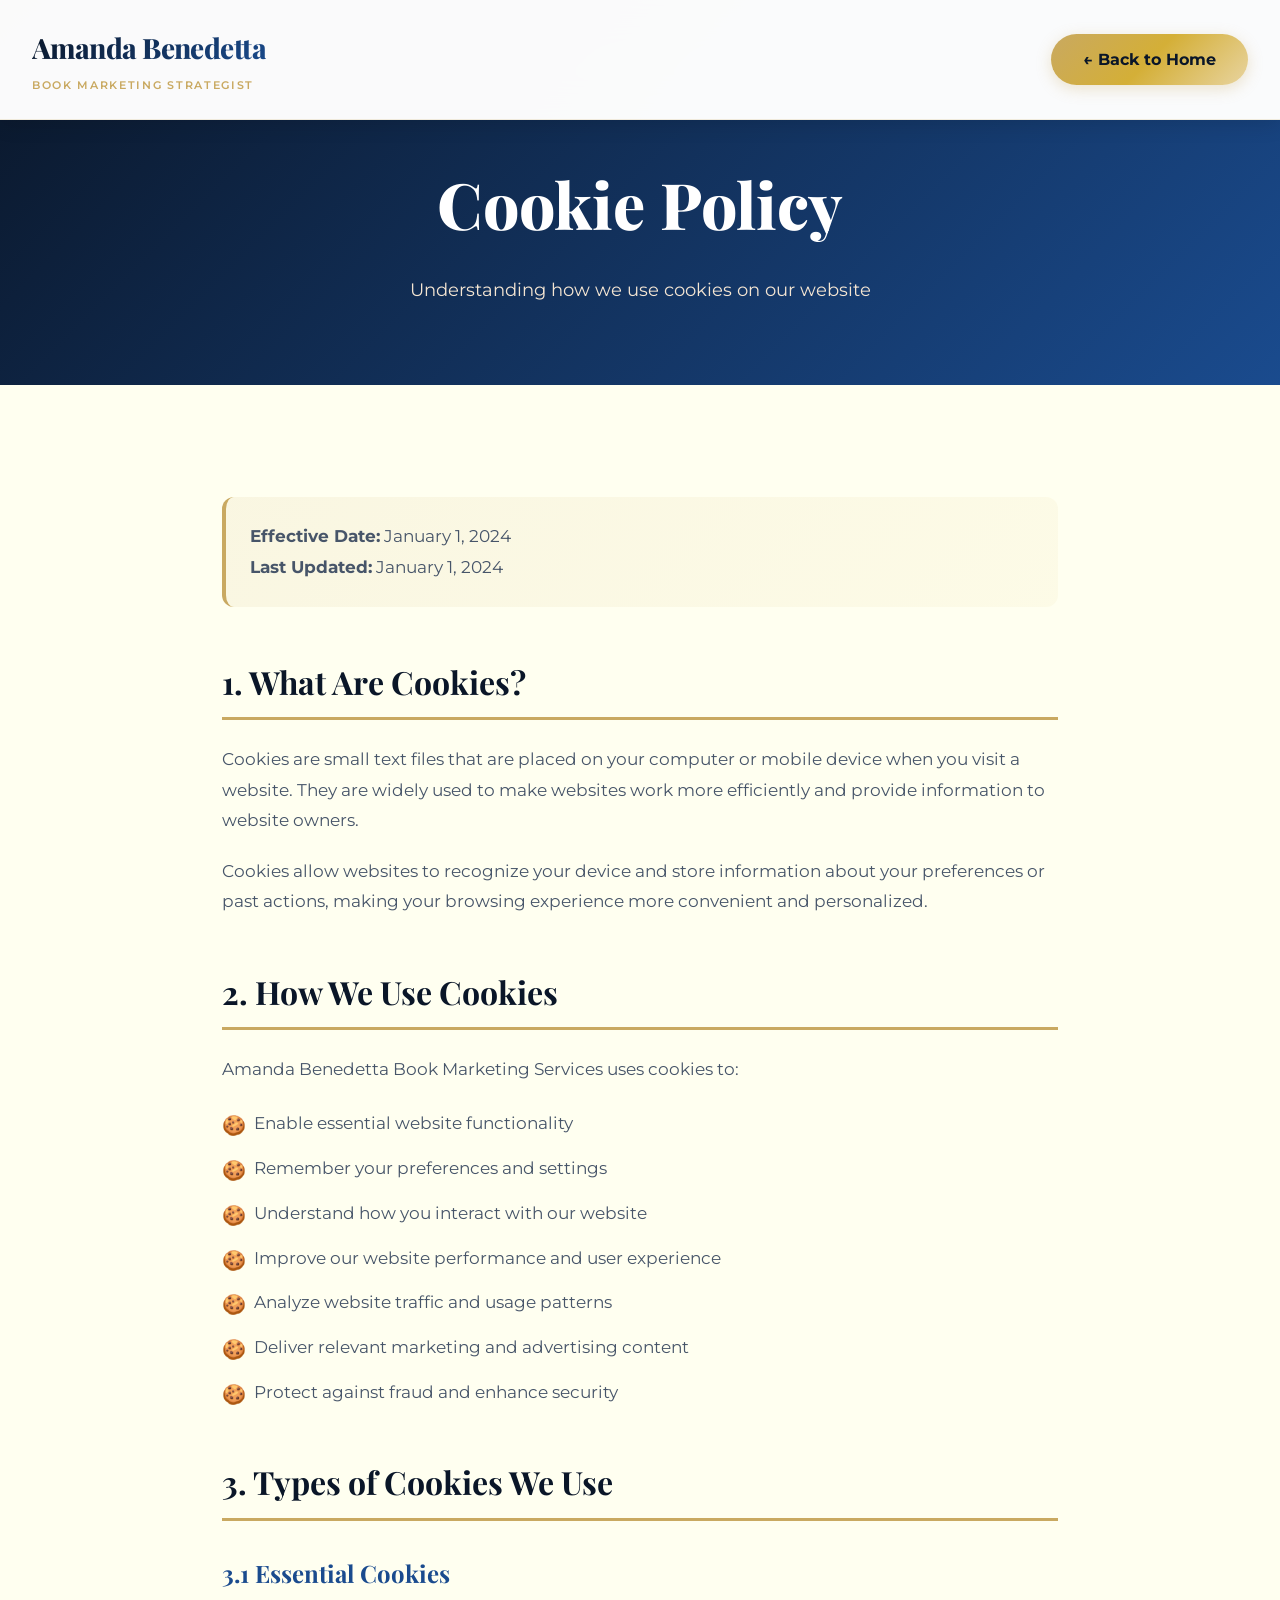
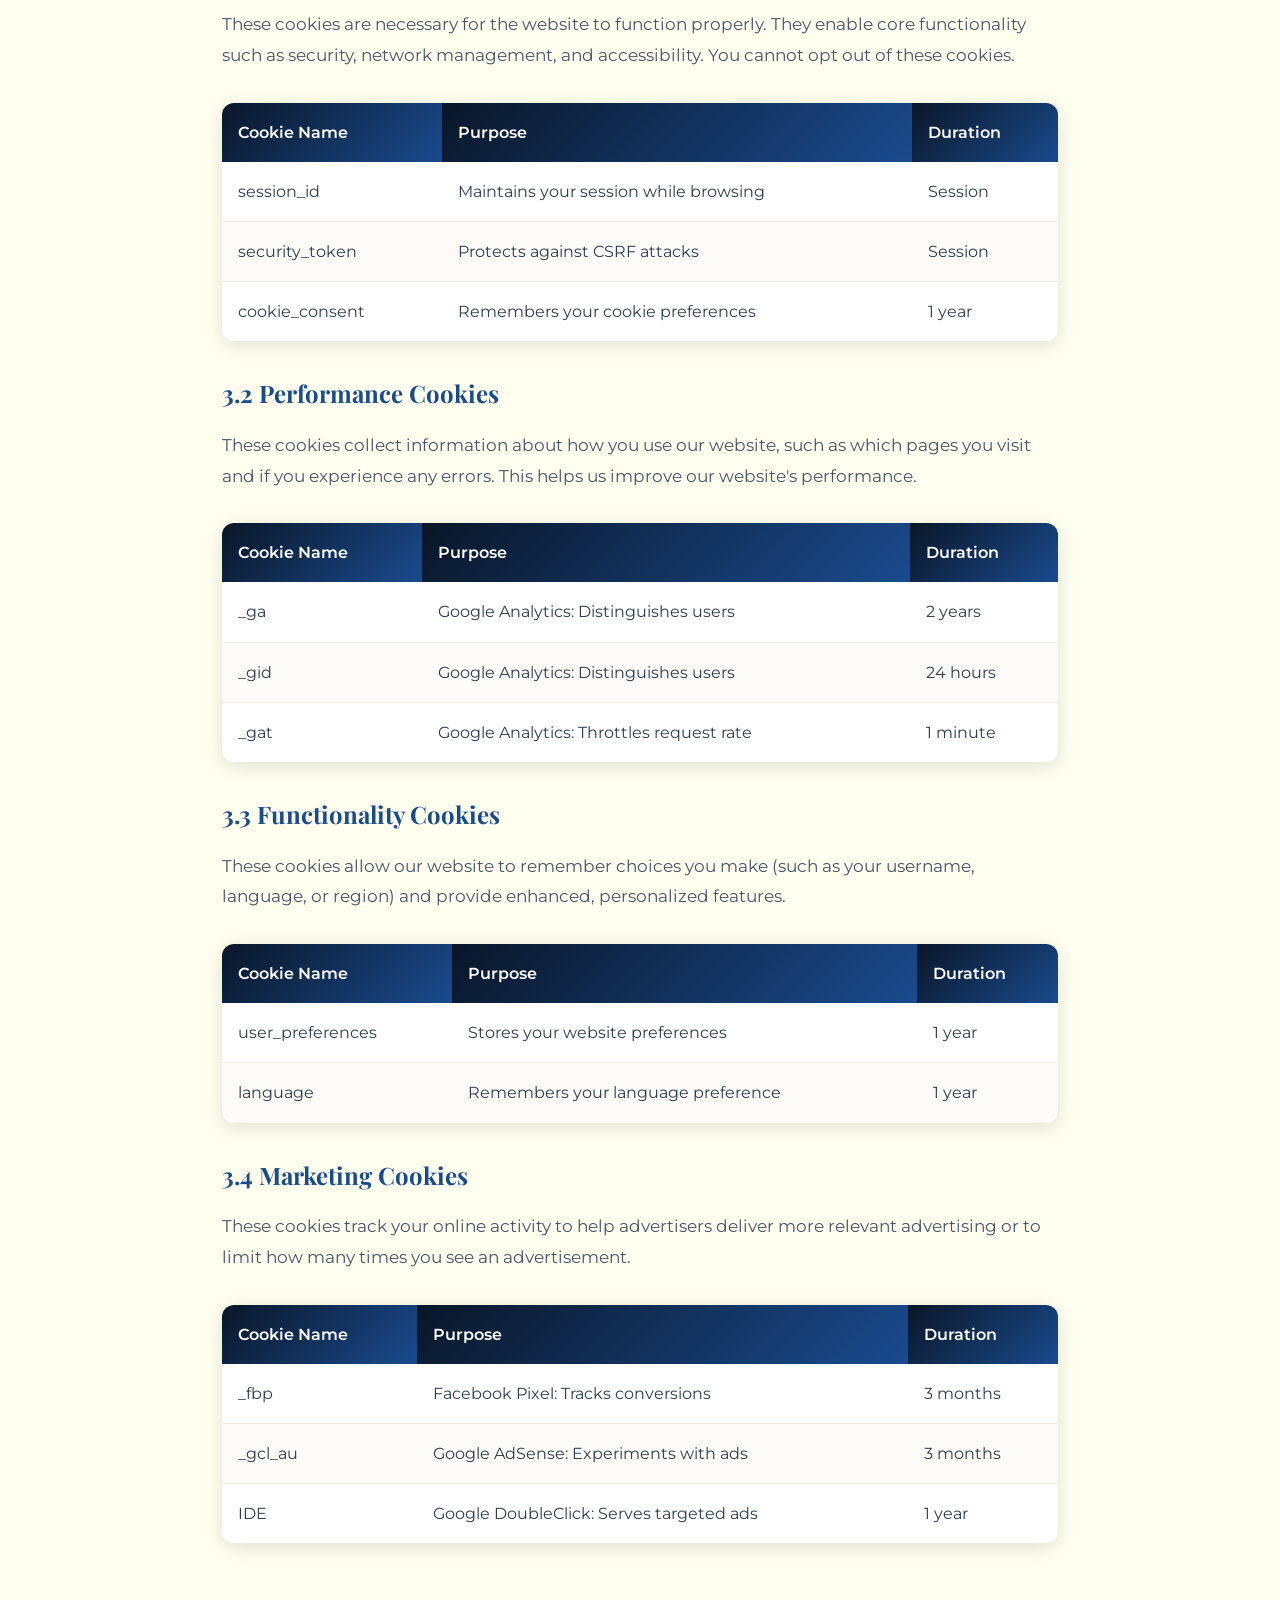
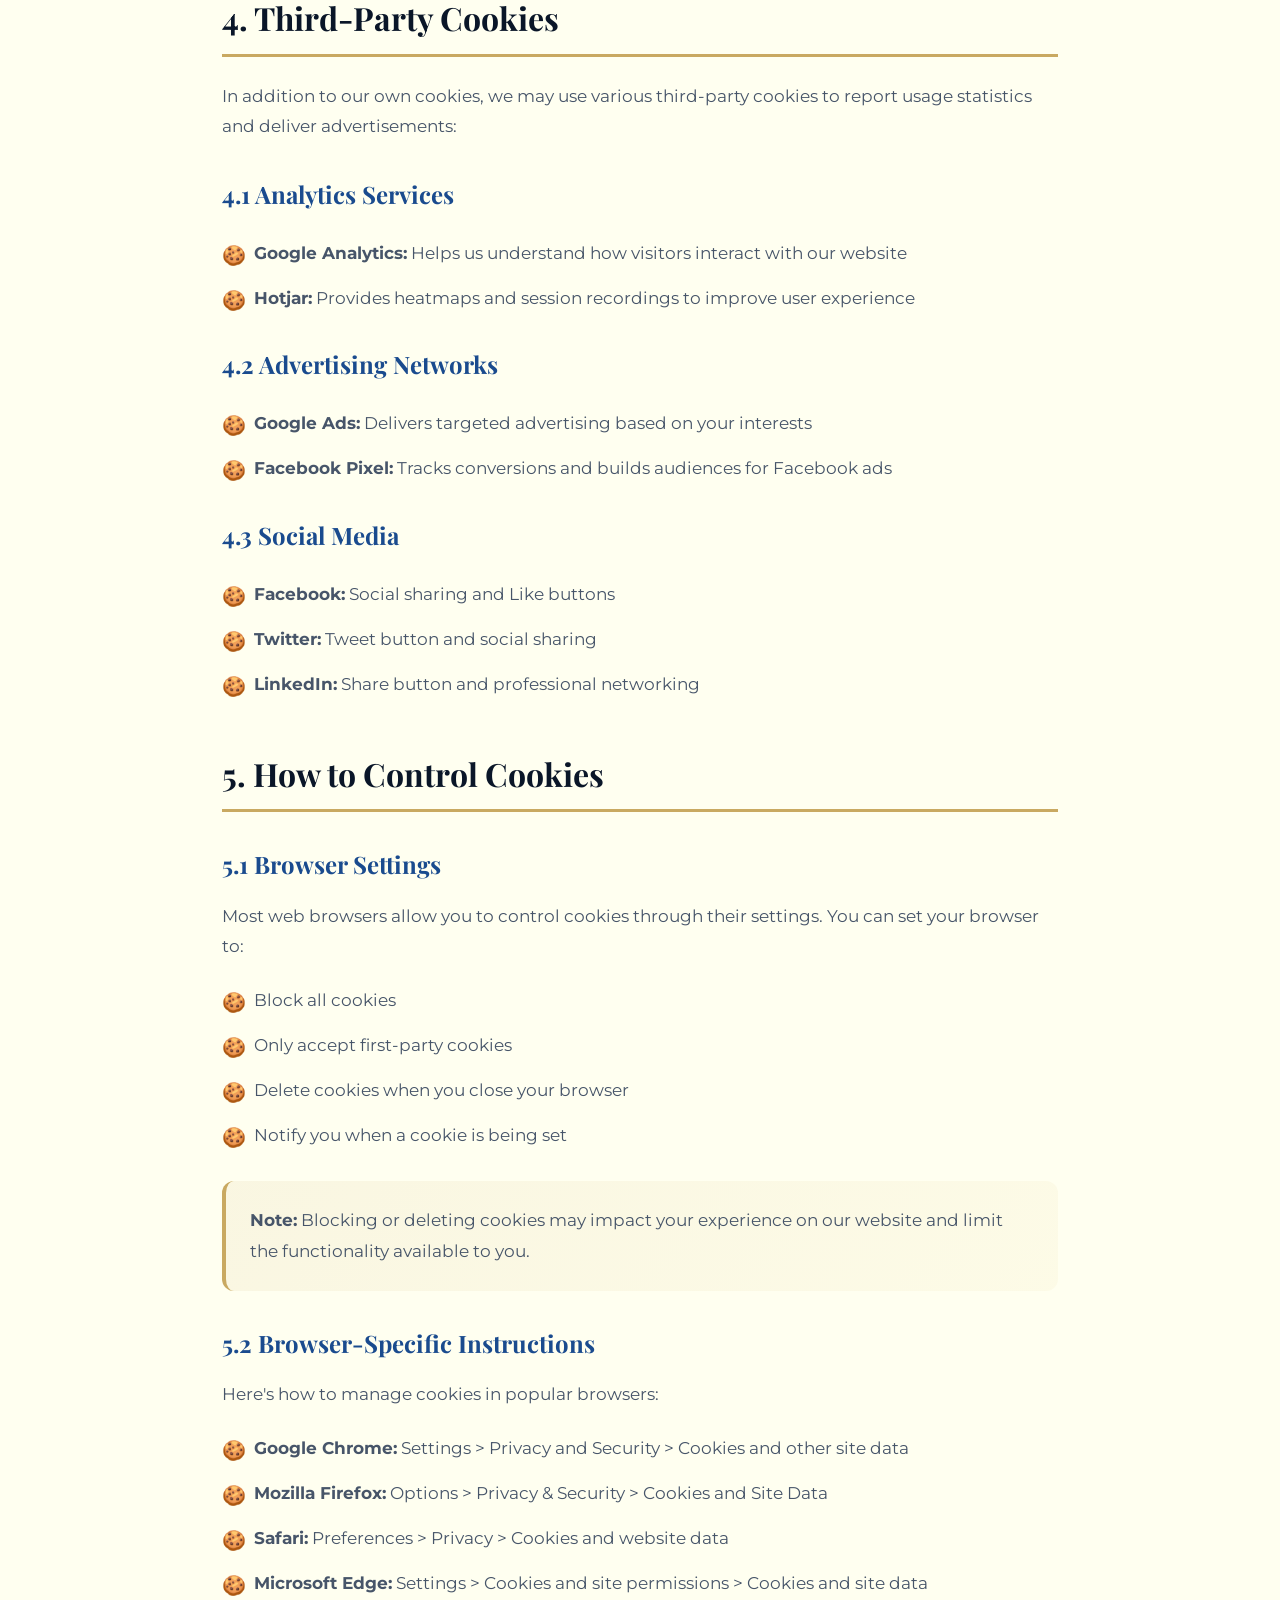
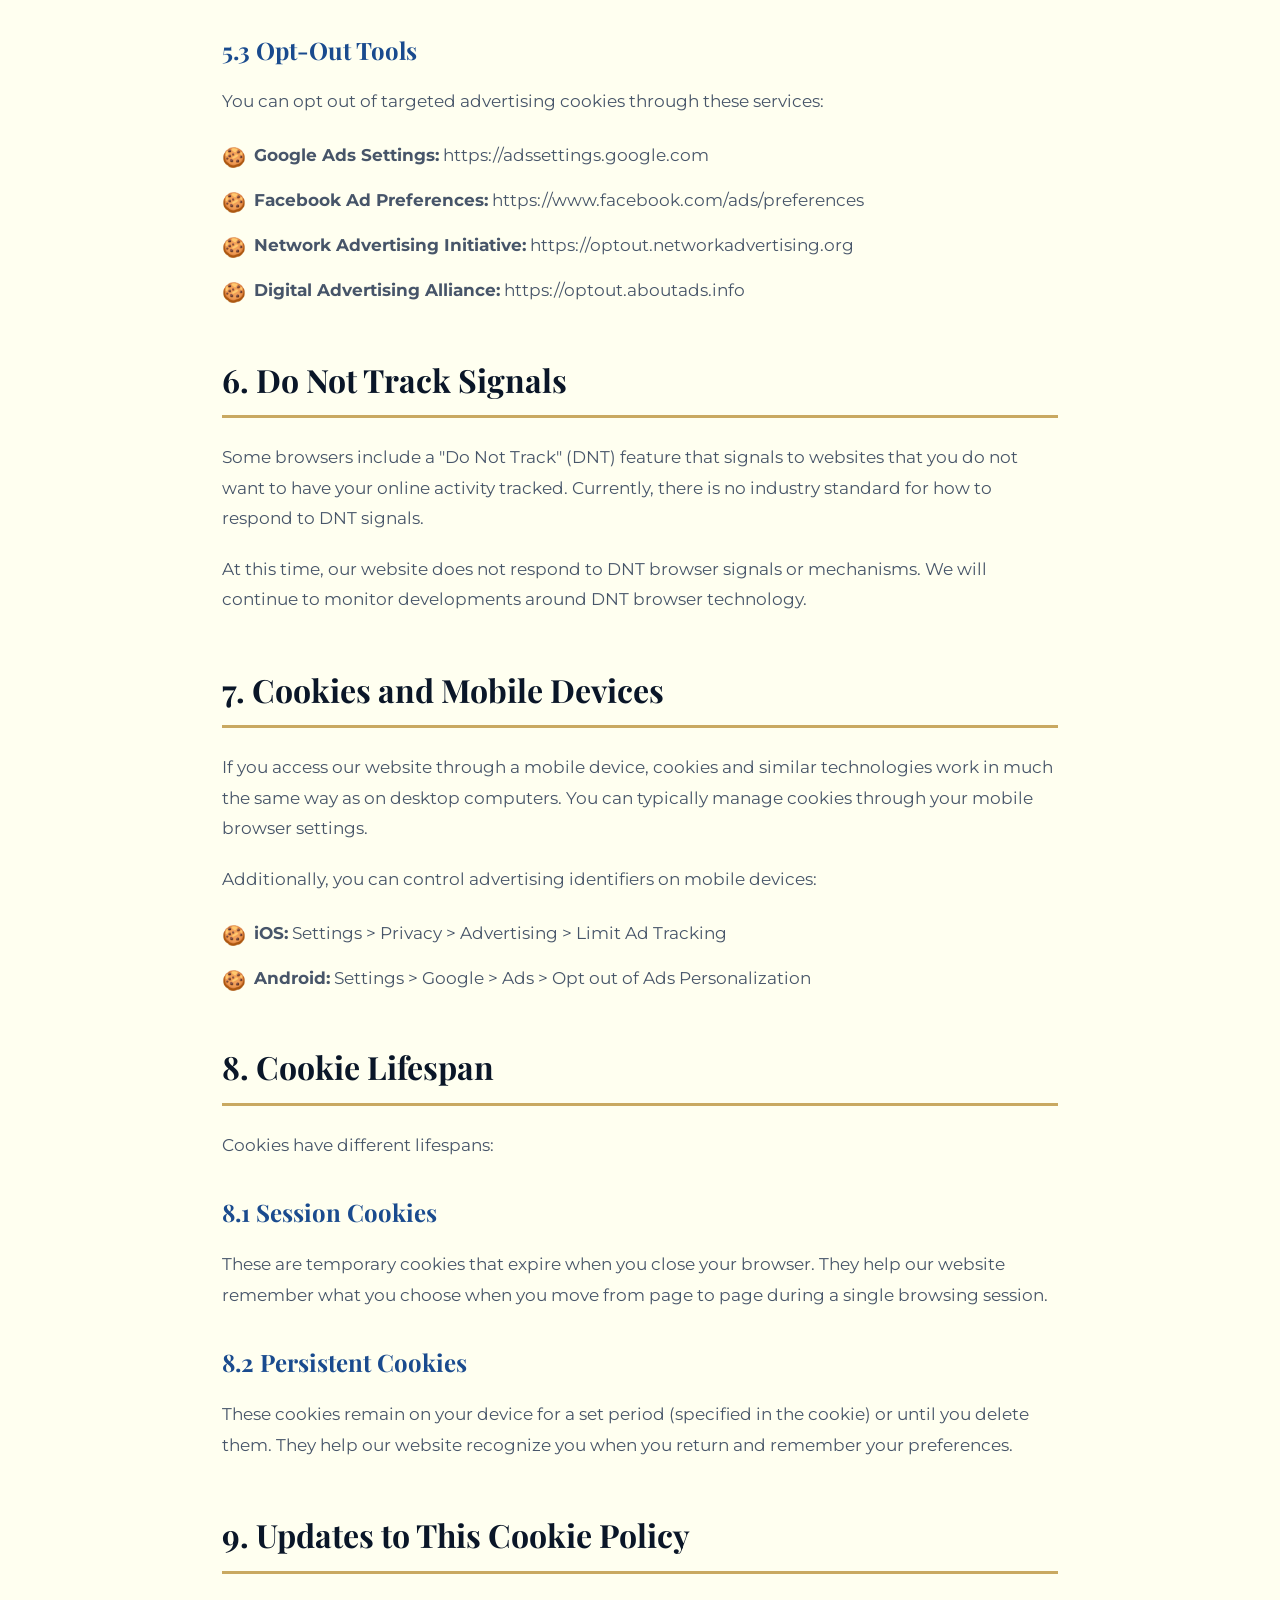
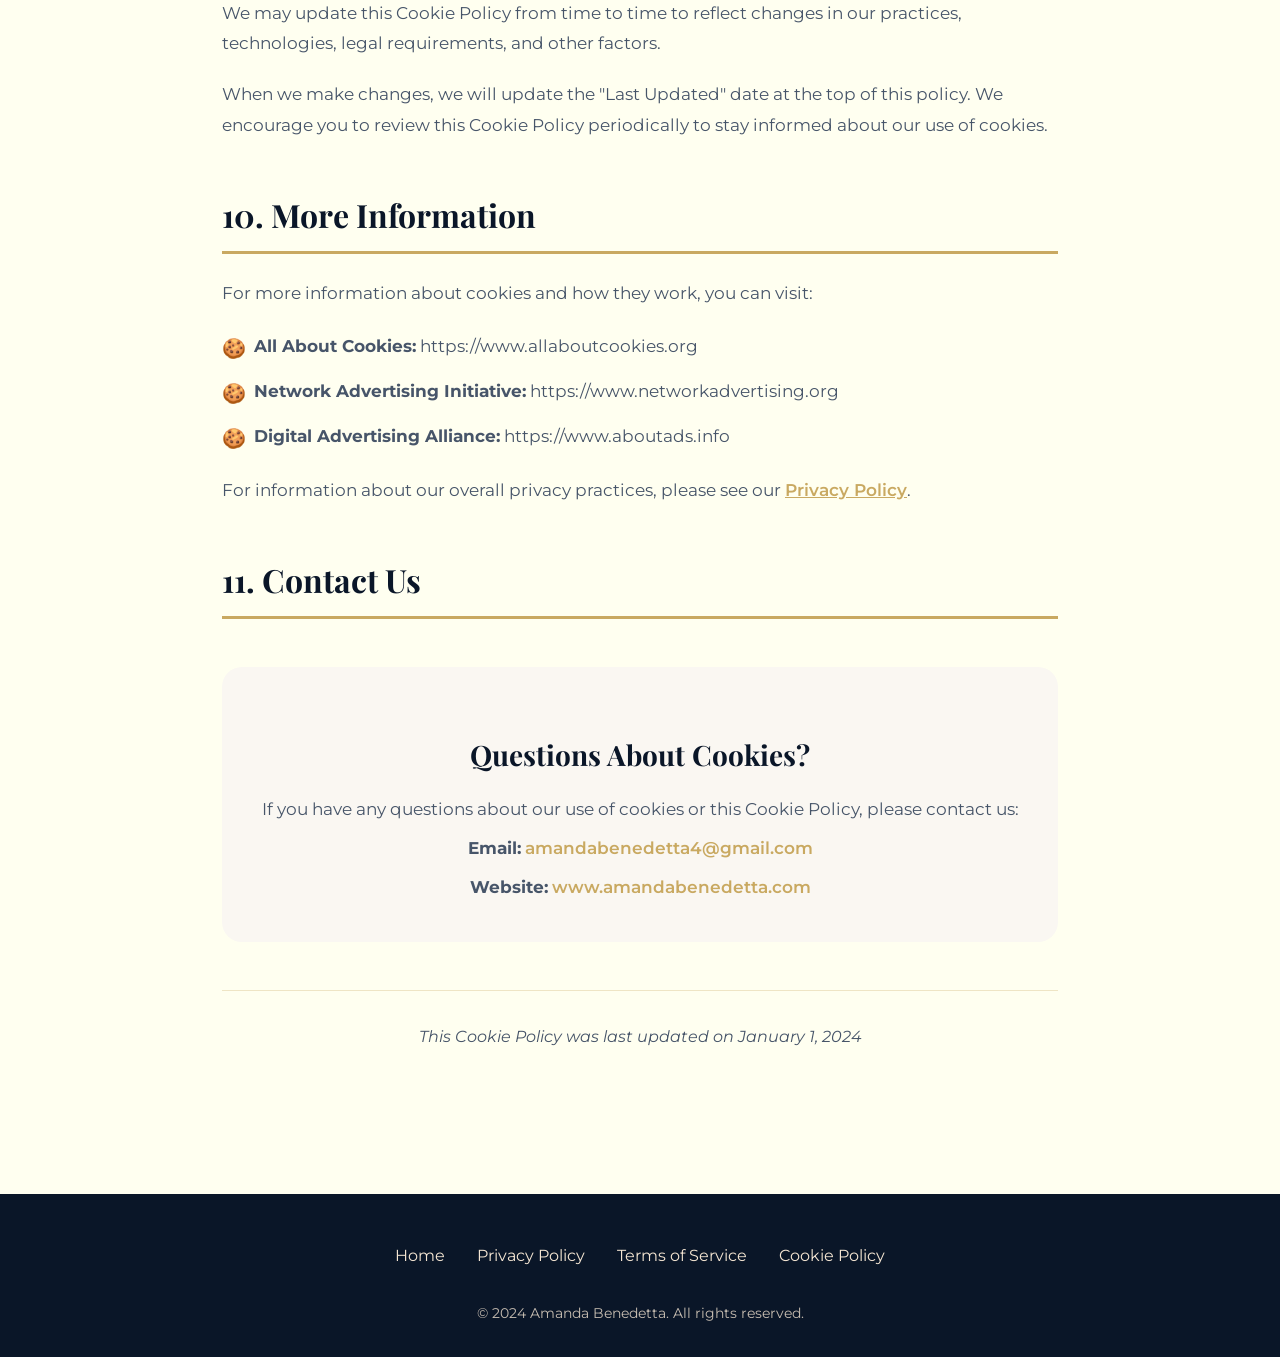
<file: cookie.html>
<!DOCTYPE html>
<html lang="en">
<head>
    <meta charset="UTF-8">
    <meta name="viewport" content="width=device-width, initial-scale=1.0">
    <title>Cookie Policy | Amanda Benedetta - Book Marketing Strategist</title>
    <meta name="description" content="Cookie Policy for Amanda Benedetta Book Marketing Services">
    
    <!-- Fonts -->
    <link rel="preconnect" href="https://fonts.googleapis.com">
    <link rel="preconnect" href="https://fonts.gstatic.com" crossorigin>
    <link href="https://fonts.googleapis.com/css2?family=Playfair+Display:wght@400;500;600;700;800;900&family=Montserrat:wght@300;400;500;600;700;800&display=swap" rel="stylesheet">
    
    <style>
        * {
            margin: 0;
            padding: 0;
            box-sizing: border-box;
        }

        :root {
            --navy-deep: #0A1628;
            --navy-primary: #0F2741;
            --royal-blue: #1A4B8E;
            --gold-primary: #C9A961;
            --gold-bright: #D4AF37;
            --champagne: #F5E6D3;
            --cream: #FAF7F2;
            --ivory: #FFFFF0;
            --charcoal: #2C3E50;
            --slate: #475569;
            --white: #FFFFFF;
            
            --gradient-blue-dark: linear-gradient(135deg, #0A1628 0%, #1A4B8E 100%);
            --gradient-gold: linear-gradient(135deg, #C9A961 0%, #D4AF37 50%, #E8D4A0 100%);
            
            --font-display: 'Playfair Display', serif;
            --font-body: 'Montserrat', sans-serif;
            
            --shadow-md: 0 4px 20px rgba(0, 0, 0, 0.12);
            --shadow-lg: 0 10px 40px rgba(0, 0, 0, 0.15);
            
            --radius-md: 12px;
            --radius-lg: 20px;
            --radius-full: 9999px;
        }

        html {
            scroll-behavior: smooth;
        }

        body {
            font-family: var(--font-body);
            color: var(--charcoal);
            line-height: 1.7;
            background: var(--ivory);
            -webkit-font-smoothing: antialiased;
        }

        /* Navigation */
        .navbar {
            position: fixed;
            top: 0;
            left: 0;
            right: 0;
            z-index: 10000;
            background: rgba(255, 255, 255, 0.98);
            backdrop-filter: blur(20px);
            border-bottom: 1px solid rgba(201, 169, 97, 0.2);
            box-shadow: var(--shadow-md);
        }

        .nav-container {
            max-width: 1400px;
            margin: 0 auto;
            padding: 1.5rem 2rem;
            display: flex;
            justify-content: space-between;
            align-items: center;
        }

        .logo-wrapper {
            display: flex;
            flex-direction: column;
            gap: 0.25rem;
            text-decoration: none;
        }

        .logo-main {
            font-family: var(--font-display);
            font-size: 1.75rem;
            font-weight: 800;
            background: var(--gradient-blue-dark);
            -webkit-background-clip: text;
            -webkit-text-fill-color: transparent;
            background-clip: text;
            letter-spacing: -0.02em;
        }

        .logo-tagline {
            font-size: 0.7rem;
            font-weight: 600;
            text-transform: uppercase;
            letter-spacing: 0.15em;
            color: var(--gold-primary);
        }

        .back-home {
            background: var(--gradient-gold);
            color: var(--navy-deep);
            padding: 0.75rem 2rem;
            border-radius: var(--radius-full);
            font-weight: 700;
            text-decoration: none;
            box-shadow: 0 4px 15px rgba(201, 169, 97, 0.3);
            transition: all 0.3s ease;
        }

        .back-home:hover {
            transform: translateY(-2px);
            box-shadow: 0 8px 25px rgba(201, 169, 97, 0.4);
        }

        /* Legal Content */
        .legal-hero {
            background: var(--gradient-blue-dark);
            padding: 150px 2rem 80px;
            text-align: center;
            color: var(--white);
        }

        .legal-hero h1 {
            font-family: var(--font-display);
            font-size: clamp(2.5rem, 5vw, 4rem);
            font-weight: 800;
            color: var(--white);
            margin-bottom: 1rem;
        }

        .legal-hero p {
            font-size: 1.125rem;
            color: var(--champagne);
        }

        .legal-content {
            max-width: 900px;
            margin: 0 auto;
            padding: 80px 2rem;
        }

        .legal-section {
            margin-bottom: 3rem;
        }

        .legal-section h2 {
            font-family: var(--font-display);
            font-size: 2rem;
            color: var(--navy-deep);
            margin-bottom: 1.5rem;
            padding-bottom: 0.5rem;
            border-bottom: 3px solid var(--gold-primary);
        }

        .legal-section h3 {
            font-family: var(--font-display);
            font-size: 1.5rem;
            color: var(--royal-blue);
            margin: 2rem 0 1rem;
        }

        .legal-section p {
            font-size: 1.0625rem;
            line-height: 1.8;
            color: var(--slate);
            margin-bottom: 1.25rem;
        }

        .legal-section ul {
            list-style: none;
            padding-left: 0;
            margin: 1.5rem 0;
        }

        .legal-section ul li {
            position: relative;
            padding-left: 2rem;
            margin-bottom: 1rem;
            font-size: 1.0625rem;
            line-height: 1.7;
            color: var(--slate);
        }

        .legal-section ul li::before {
            content: "🍪";
            position: absolute;
            left: 0;
            font-size: 1.2rem;
        }

        .cookie-table {
            width: 100%;
            border-collapse: collapse;
            margin: 2rem 0;
            background: var(--white);
            border-radius: var(--radius-md);
            overflow: hidden;
            box-shadow: var(--shadow-md);
        }

        .cookie-table th {
            background: var(--gradient-blue-dark);
            color: var(--white);
            padding: 1rem;
            text-align: left;
            font-weight: 600;
        }

        .cookie-table td {
            padding: 1rem;
            border-bottom: 1px solid rgba(201, 169, 97, 0.2);
        }

        .cookie-table tr:last-child td {
            border-bottom: none;
        }

        .cookie-table tr:nth-child(even) {
            background: rgba(201, 169, 97, 0.05);
        }

        .highlight-box {
            background: linear-gradient(135deg, rgba(201, 169, 97, 0.1), rgba(212, 175, 55, 0.05));
            border-left: 4px solid var(--gold-primary);
            padding: 1.5rem;
            border-radius: var(--radius-md);
            margin: 2rem 0;
        }

        .highlight-box p {
            margin: 0;
        }

        .contact-info {
            background: var(--cream);
            padding: 2rem;
            border-radius: var(--radius-lg);
            margin-top: 3rem;
            text-align: center;
        }

        .contact-info h3 {
            font-family: var(--font-display);
            font-size: 1.75rem;
            color: var(--navy-deep);
            margin-bottom: 1rem;
        }

        .contact-info p {
            margin-bottom: 0.5rem;
        }

        .contact-info a {
            color: var(--gold-primary);
            text-decoration: none;
            font-weight: 600;
        }

        .contact-info a:hover {
            text-decoration: underline;
        }

        .last-updated {
            text-align: center;
            font-style: italic;
            color: var(--slate);
            margin-top: 3rem;
            padding-top: 2rem;
            border-top: 1px solid rgba(201, 169, 97, 0.3);
        }

        /* Footer */
        .footer {
            background: var(--navy-deep);
            color: var(--champagne);
            padding: 3rem 0 2rem;
            margin-top: 4rem;
        }

        .footer-content {
            max-width: 1400px;
            margin: 0 auto;
            padding: 0 2rem;
            text-align: center;
        }

        .footer-links {
            display: flex;
            justify-content: center;
            gap: 2rem;
            margin-bottom: 2rem;
            flex-wrap: wrap;
        }

        .footer-links a {
            color: var(--champagne);
            text-decoration: none;
            transition: color 0.3s ease;
        }

        .footer-links a:hover {
            color: var(--gold-bright);
        }

        .footer p {
            font-size: 0.875rem;
            opacity: 0.8;
        }

        @media (max-width: 768px) {
            .legal-hero {
                padding: 120px 1.5rem 60px;
            }

            .legal-content {
                padding: 60px 1.5rem;
            }

            .legal-section h2 {
                font-size: 1.75rem;
            }

            .cookie-table {
                font-size: 0.9rem;
            }

            .cookie-table th,
            .cookie-table td {
                padding: 0.75rem;
            }
        }
    </style>
</head>
<body>
    <!-- Navigation -->
    <nav class="navbar">
        <div class="nav-container">
            <a href="index.html" class="logo-wrapper">
                <div class="logo-main">Amanda Benedetta</div>
                <div class="logo-tagline">Book Marketing Strategist</div>
            </a>
            <a href="index.html" class="back-home">← Back to Home</a>
        </div>
    </nav>

    <!-- Hero Section -->
    <section class="legal-hero">
        <h1>Cookie Policy</h1>
        <p>Understanding how we use cookies on our website</p>
    </section>

    <!-- Legal Content -->
    <div class="legal-content">
        <div class="legal-section">
            <div class="highlight-box">
                <p><strong>Effective Date:</strong> January 1, 2024</p>
                <p><strong>Last Updated:</strong> January 1, 2024</p>
            </div>
        </div>

        <div class="legal-section">
            <h2>1. What Are Cookies?</h2>
            <p>Cookies are small text files that are placed on your computer or mobile device when you visit a website. They are widely used to make websites work more efficiently and provide information to website owners.</p>
            <p>Cookies allow websites to recognize your device and store information about your preferences or past actions, making your browsing experience more convenient and personalized.</p>
        </div>

        <div class="legal-section">
            <h2>2. How We Use Cookies</h2>
            <p>Amanda Benedetta Book Marketing Services uses cookies to:</p>
            <ul>
                <li>Enable essential website functionality</li>
                <li>Remember your preferences and settings</li>
                <li>Understand how you interact with our website</li>
                <li>Improve our website performance and user experience</li>
                <li>Analyze website traffic and usage patterns</li>
                <li>Deliver relevant marketing and advertising content</li>
                <li>Protect against fraud and enhance security</li>
            </ul>
        </div>

        <div class="legal-section">
            <h2>3. Types of Cookies We Use</h2>

            <h3>3.1 Essential Cookies</h3>
            <p>These cookies are necessary for the website to function properly. They enable core functionality such as security, network management, and accessibility. You cannot opt out of these cookies.</p>

            <table class="cookie-table">
                <thead>
                    <tr>
                        <th>Cookie Name</th>
                        <th>Purpose</th>
                        <th>Duration</th>
                    </tr>
                </thead>
                <tbody>
                    <tr>
                        <td>session_id</td>
                        <td>Maintains your session while browsing</td>
                        <td>Session</td>
                    </tr>
                    <tr>
                        <td>security_token</td>
                        <td>Protects against CSRF attacks</td>
                        <td>Session</td>
                    </tr>
                    <tr>
                        <td>cookie_consent</td>
                        <td>Remembers your cookie preferences</td>
                        <td>1 year</td>
                    </tr>
                </tbody>
            </table>

            <h3>3.2 Performance Cookies</h3>
            <p>These cookies collect information about how you use our website, such as which pages you visit and if you experience any errors. This helps us improve our website's performance.</p>

            <table class="cookie-table">
                <thead>
                    <tr>
                        <th>Cookie Name</th>
                        <th>Purpose</th>
                        <th>Duration</th>
                    </tr>
                </thead>
                <tbody>
                    <tr>
                        <td>_ga</td>
                        <td>Google Analytics: Distinguishes users</td>
                        <td>2 years</td>
                    </tr>
                    <tr>
                        <td>_gid</td>
                        <td>Google Analytics: Distinguishes users</td>
                        <td>24 hours</td>
                    </tr>
                    <tr>
                        <td>_gat</td>
                        <td>Google Analytics: Throttles request rate</td>
                        <td>1 minute</td>
                    </tr>
                </tbody>
            </table>

            <h3>3.3 Functionality Cookies</h3>
            <p>These cookies allow our website to remember choices you make (such as your username, language, or region) and provide enhanced, personalized features.</p>

            <table class="cookie-table">
                <thead>
                    <tr>
                        <th>Cookie Name</th>
                        <th>Purpose</th>
                        <th>Duration</th>
                    </tr>
                </thead>
                <tbody>
                    <tr>
                        <td>user_preferences</td>
                        <td>Stores your website preferences</td>
                        <td>1 year</td>
                    </tr>
                    <tr>
                        <td>language</td>
                        <td>Remembers your language preference</td>
                        <td>1 year</td>
                    </tr>
                </tbody>
            </table>

            <h3>3.4 Marketing Cookies</h3>
            <p>These cookies track your online activity to help advertisers deliver more relevant advertising or to limit how many times you see an advertisement.</p>

            <table class="cookie-table">
                <thead>
                    <tr>
                        <th>Cookie Name</th>
                        <th>Purpose</th>
                        <th>Duration</th>
                    </tr>
                </thead>
                <tbody>
                    <tr>
                        <td>_fbp</td>
                        <td>Facebook Pixel: Tracks conversions</td>
                        <td>3 months</td>
                    </tr>
                    <tr>
                        <td>_gcl_au</td>
                        <td>Google AdSense: Experiments with ads</td>
                        <td>3 months</td>
                    </tr>
                    <tr>
                        <td>IDE</td>
                        <td>Google DoubleClick: Serves targeted ads</td>
                        <td>1 year</td>
                    </tr>
                </tbody>
            </table>
        </div>

        <div class="legal-section">
            <h2>4. Third-Party Cookies</h2>
            <p>In addition to our own cookies, we may use various third-party cookies to report usage statistics and deliver advertisements:</p>

            <h3>4.1 Analytics Services</h3>
            <ul>
                <li><strong>Google Analytics:</strong> Helps us understand how visitors interact with our website</li>
                <li><strong>Hotjar:</strong> Provides heatmaps and session recordings to improve user experience</li>
            </ul>

            <h3>4.2 Advertising Networks</h3>
            <ul>
                <li><strong>Google Ads:</strong> Delivers targeted advertising based on your interests</li>
                <li><strong>Facebook Pixel:</strong> Tracks conversions and builds audiences for Facebook ads</li>
            </ul>

            <h3>4.3 Social Media</h3>
            <ul>
                <li><strong>Facebook:</strong> Social sharing and Like buttons</li>
                <li><strong>Twitter:</strong> Tweet button and social sharing</li>
                <li><strong>LinkedIn:</strong> Share button and professional networking</li>
            </ul>
        </div>

        <div class="legal-section">
            <h2>5. How to Control Cookies</h2>
            
            <h3>5.1 Browser Settings</h3>
            <p>Most web browsers allow you to control cookies through their settings. You can set your browser to:</p>
            <ul>
                <li>Block all cookies</li>
                <li>Only accept first-party cookies</li>
                <li>Delete cookies when you close your browser</li>
                <li>Notify you when a cookie is being set</li>
            </ul>

            <div class="highlight-box">
                <p><strong>Note:</strong> Blocking or deleting cookies may impact your experience on our website and limit the functionality available to you.</p>
            </div>

            <h3>5.2 Browser-Specific Instructions</h3>
            <p>Here's how to manage cookies in popular browsers:</p>
            <ul>
                <li><strong>Google Chrome:</strong> Settings > Privacy and Security > Cookies and other site data</li>
                <li><strong>Mozilla Firefox:</strong> Options > Privacy & Security > Cookies and Site Data</li>
                <li><strong>Safari:</strong> Preferences > Privacy > Cookies and website data</li>
                <li><strong>Microsoft Edge:</strong> Settings > Cookies and site permissions > Cookies and site data</li>
            </ul>

            <h3>5.3 Opt-Out Tools</h3>
            <p>You can opt out of targeted advertising cookies through these services:</p>
            <ul>
                <li><strong>Google Ads Settings:</strong> https://adssettings.google.com</li>
                <li><strong>Facebook Ad Preferences:</strong> https://www.facebook.com/ads/preferences</li>
                <li><strong>Network Advertising Initiative:</strong> https://optout.networkadvertising.org</li>
                <li><strong>Digital Advertising Alliance:</strong> https://optout.aboutads.info</li>
            </ul>
        </div>

        <div class="legal-section">
            <h2>6. Do Not Track Signals</h2>
            <p>Some browsers include a "Do Not Track" (DNT) feature that signals to websites that you do not want to have your online activity tracked. Currently, there is no industry standard for how to respond to DNT signals.</p>
            <p>At this time, our website does not respond to DNT browser signals or mechanisms. We will continue to monitor developments around DNT browser technology.</p>
        </div>

        <div class="legal-section">
            <h2>7. Cookies and Mobile Devices</h2>
            <p>If you access our website through a mobile device, cookies and similar technologies work in much the same way as on desktop computers. You can typically manage cookies through your mobile browser settings.</p>
            <p>Additionally, you can control advertising identifiers on mobile devices:</p>
            <ul>
                <li><strong>iOS:</strong> Settings > Privacy > Advertising > Limit Ad Tracking</li>
                <li><strong>Android:</strong> Settings > Google > Ads > Opt out of Ads Personalization</li>
            </ul>
        </div>

        <div class="legal-section">
            <h2>8. Cookie Lifespan</h2>
            <p>Cookies have different lifespans:</p>

            <h3>8.1 Session Cookies</h3>
            <p>These are temporary cookies that expire when you close your browser. They help our website remember what you choose when you move from page to page during a single browsing session.</p>

            <h3>8.2 Persistent Cookies</h3>
            <p>These cookies remain on your device for a set period (specified in the cookie) or until you delete them. They help our website recognize you when you return and remember your preferences.</p>
        </div>

        <div class="legal-section">
            <h2>9. Updates to This Cookie Policy</h2>
            <p>We may update this Cookie Policy from time to time to reflect changes in our practices, technologies, legal requirements, and other factors.</p>
            <p>When we make changes, we will update the "Last Updated" date at the top of this policy. We encourage you to review this Cookie Policy periodically to stay informed about our use of cookies.</p>
        </div>

        <div class="legal-section">
            <h2>10. More Information</h2>
            <p>For more information about cookies and how they work, you can visit:</p>
            <ul>
                <li><strong>All About Cookies:</strong> https://www.allaboutcookies.org</li>
                <li><strong>Network Advertising Initiative:</strong> https://www.networkadvertising.org</li>
                <li><strong>Digital Advertising Alliance:</strong> https://www.aboutads.info</li>
            </ul>

            <p>For information about our overall privacy practices, please see our <a href="privacy-policy.html" style="color: var(--gold-primary); font-weight: 600;">Privacy Policy</a>.</p>
        </div>

        <div class="legal-section">
            <h2>11. Contact Us</h2>
            <div class="contact-info">
                <h3>Questions About Cookies?</h3>
                <p>If you have any questions about our use of cookies or this Cookie Policy, please contact us:</p>
                <p><strong>Email:</strong> <a href="mailto:amandabenedetta4@gmail.com">amandabenedetta4@gmail.com</a></p>
                <p><strong>Website:</strong> <a href="index.html">www.amandabenedetta.com</a></p>
            </div>
        </div>

        <div class="last-updated">
            <p>This Cookie Policy was last updated on January 1, 2024</p>
        </div>
    </div>

    <!-- Footer -->
    <footer class="footer">
        <div class="footer-content">
            <div class="footer-links">
                <a href="index.html">Home</a>
                <a href="privacy-policy.html">Privacy Policy</a>
                <a href="terms-of-service.html">Terms of Service</a>
                <a href="cookie-policy.html">Cookie Policy</a>
            </div>
            <p>&copy; 2024 Amanda Benedetta. All rights reserved.</p>
        </div>
    </footer>
</body>
</html>
</file>
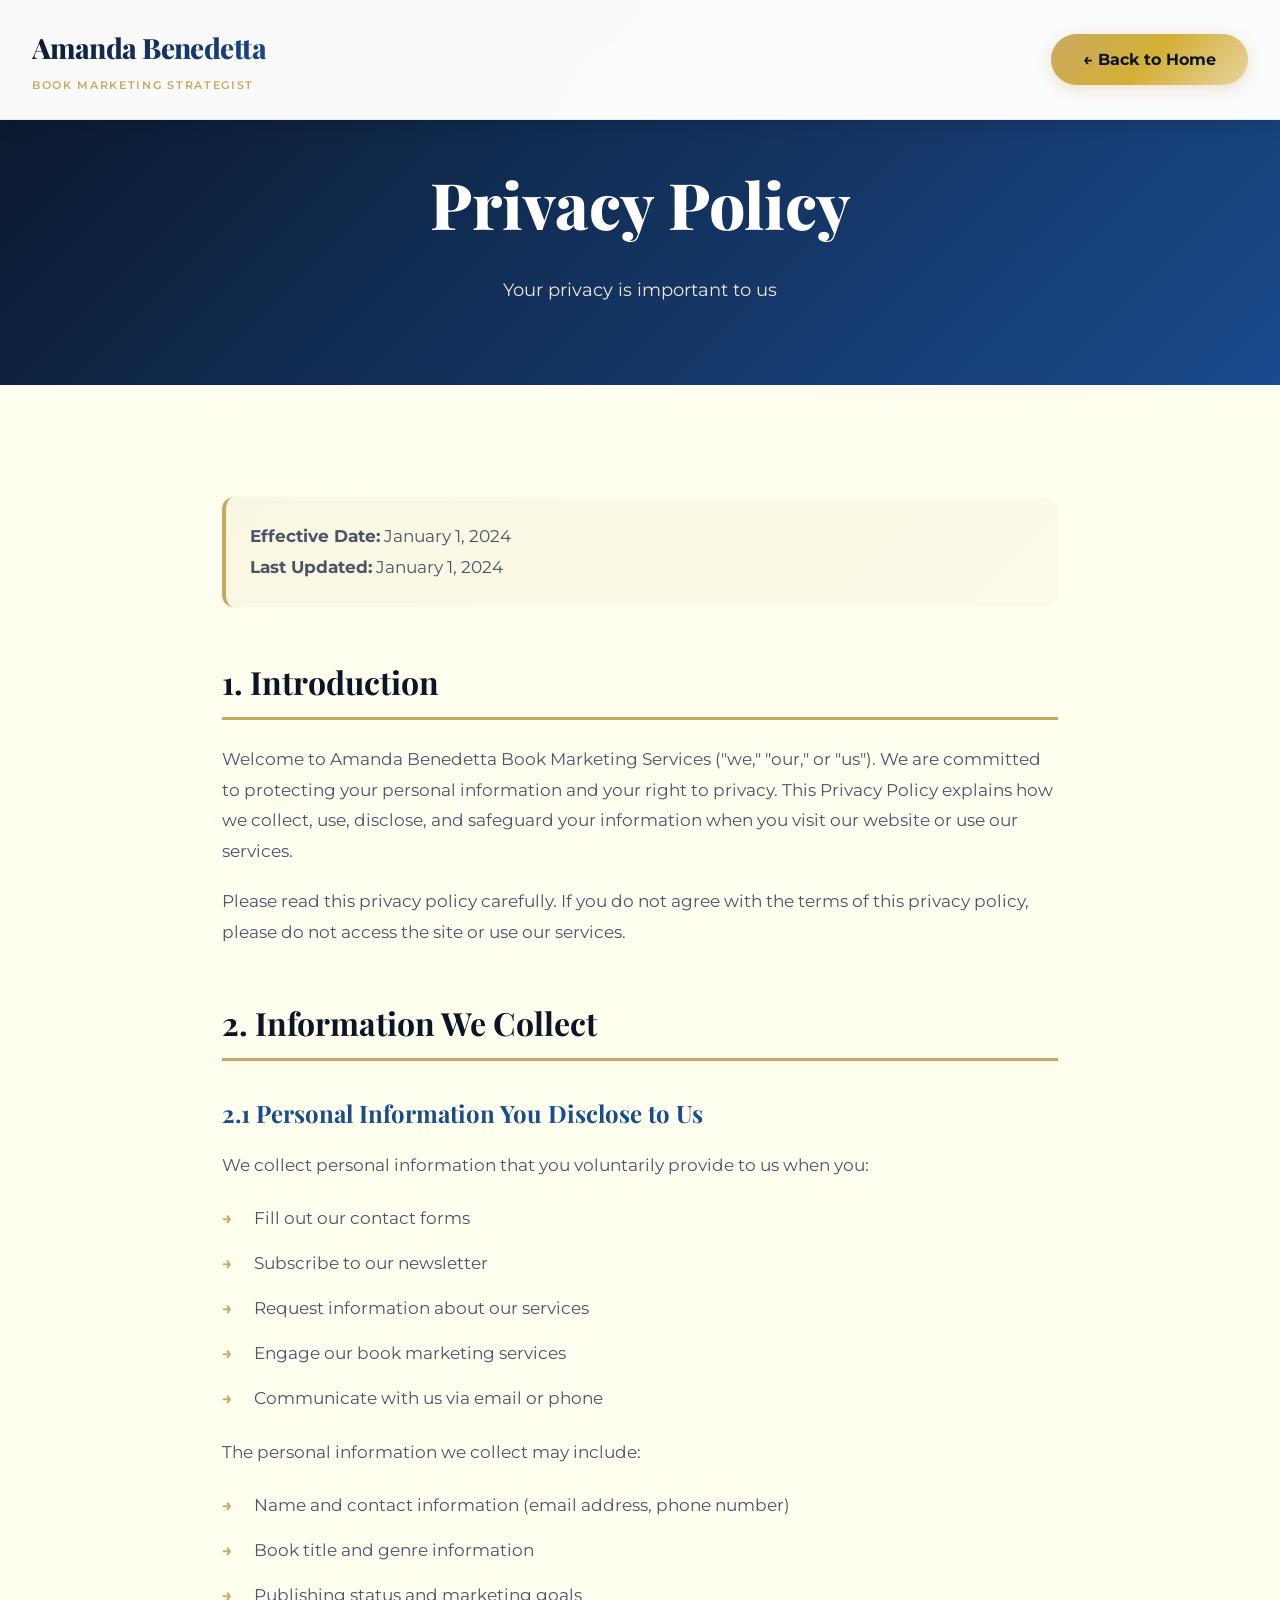
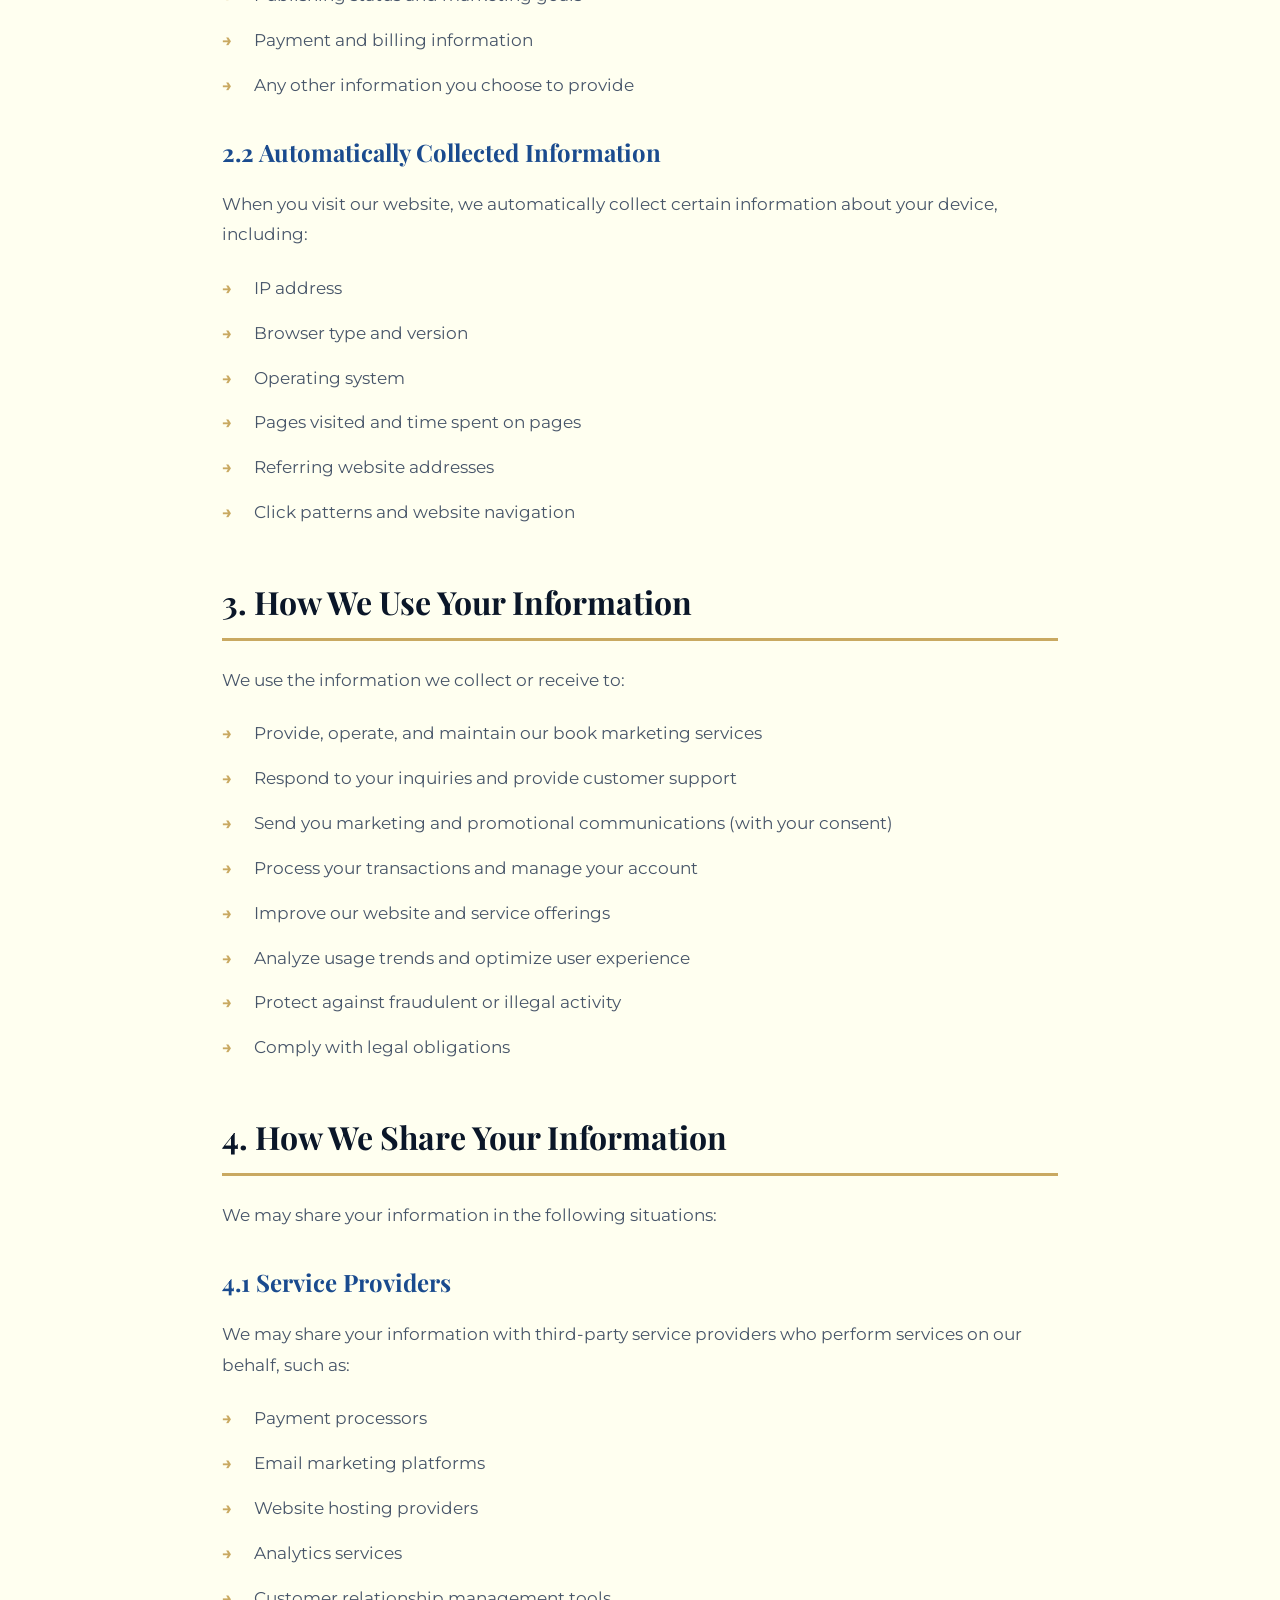
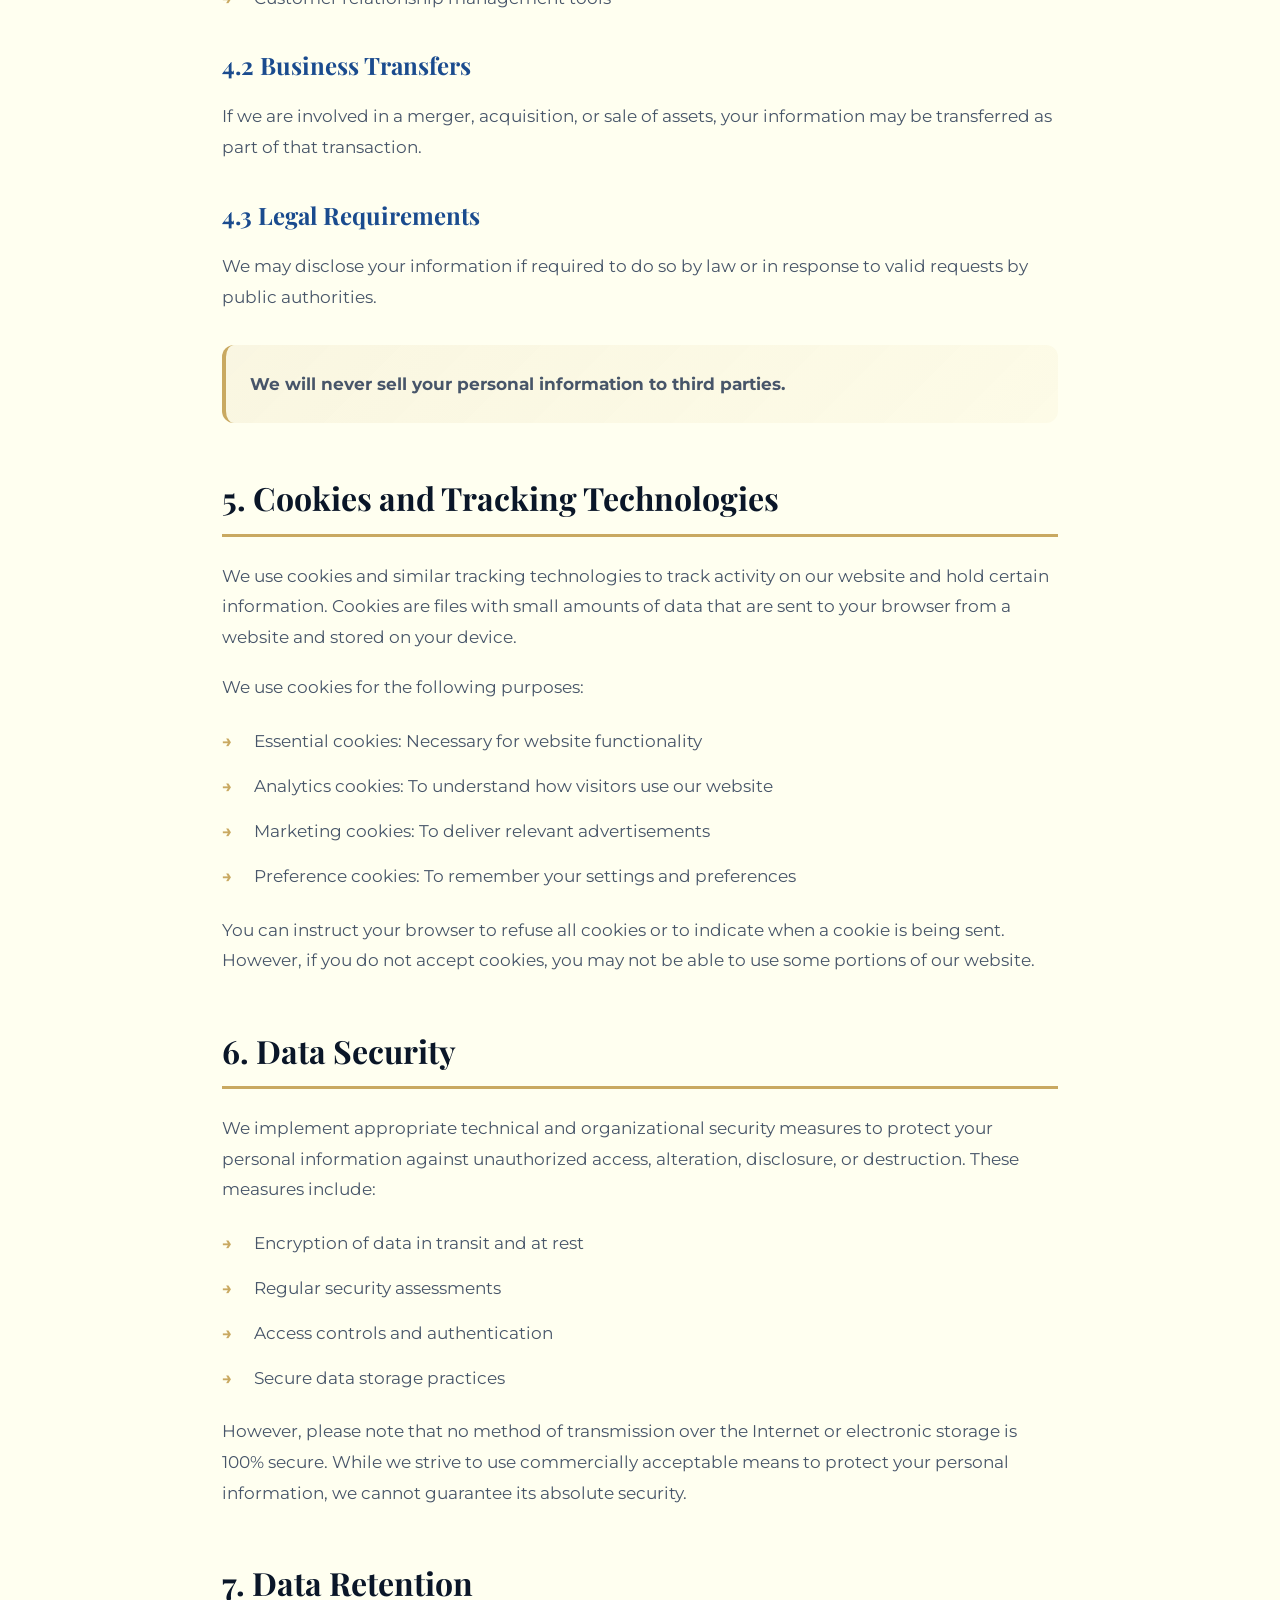
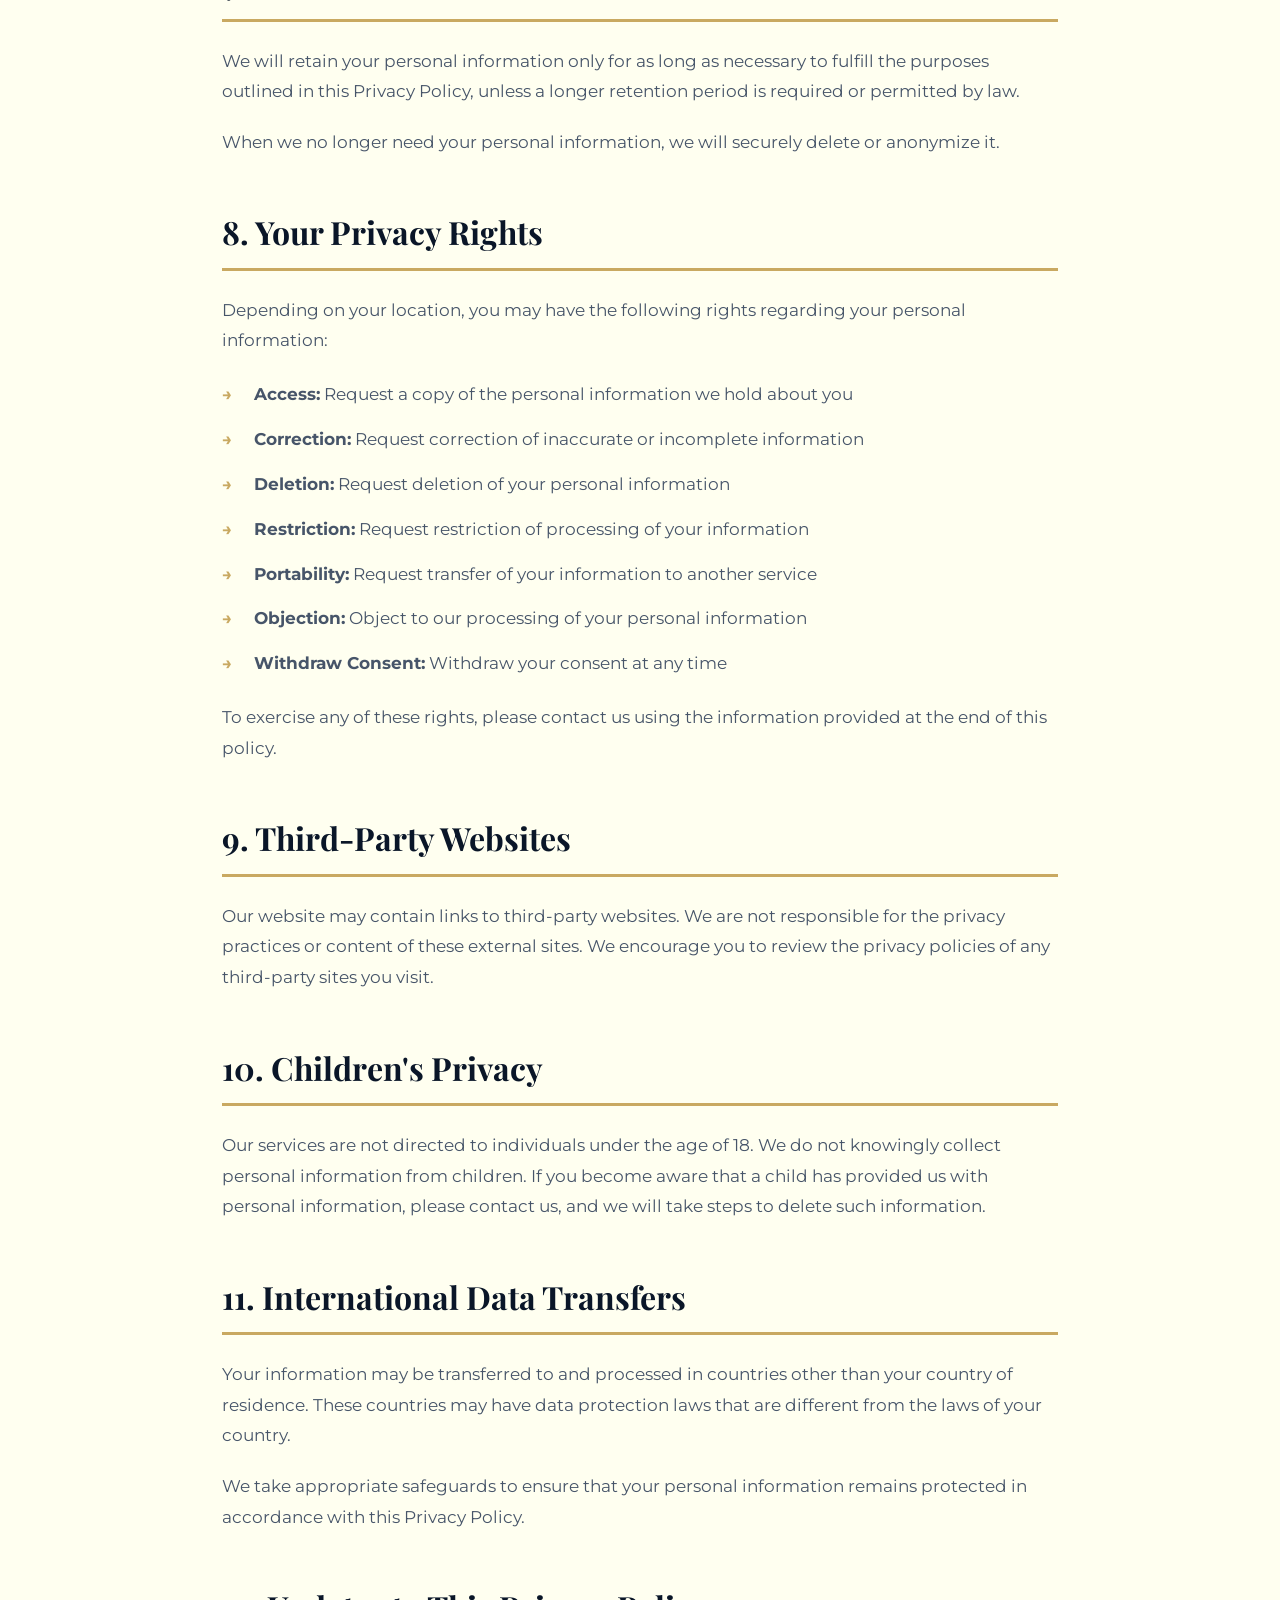
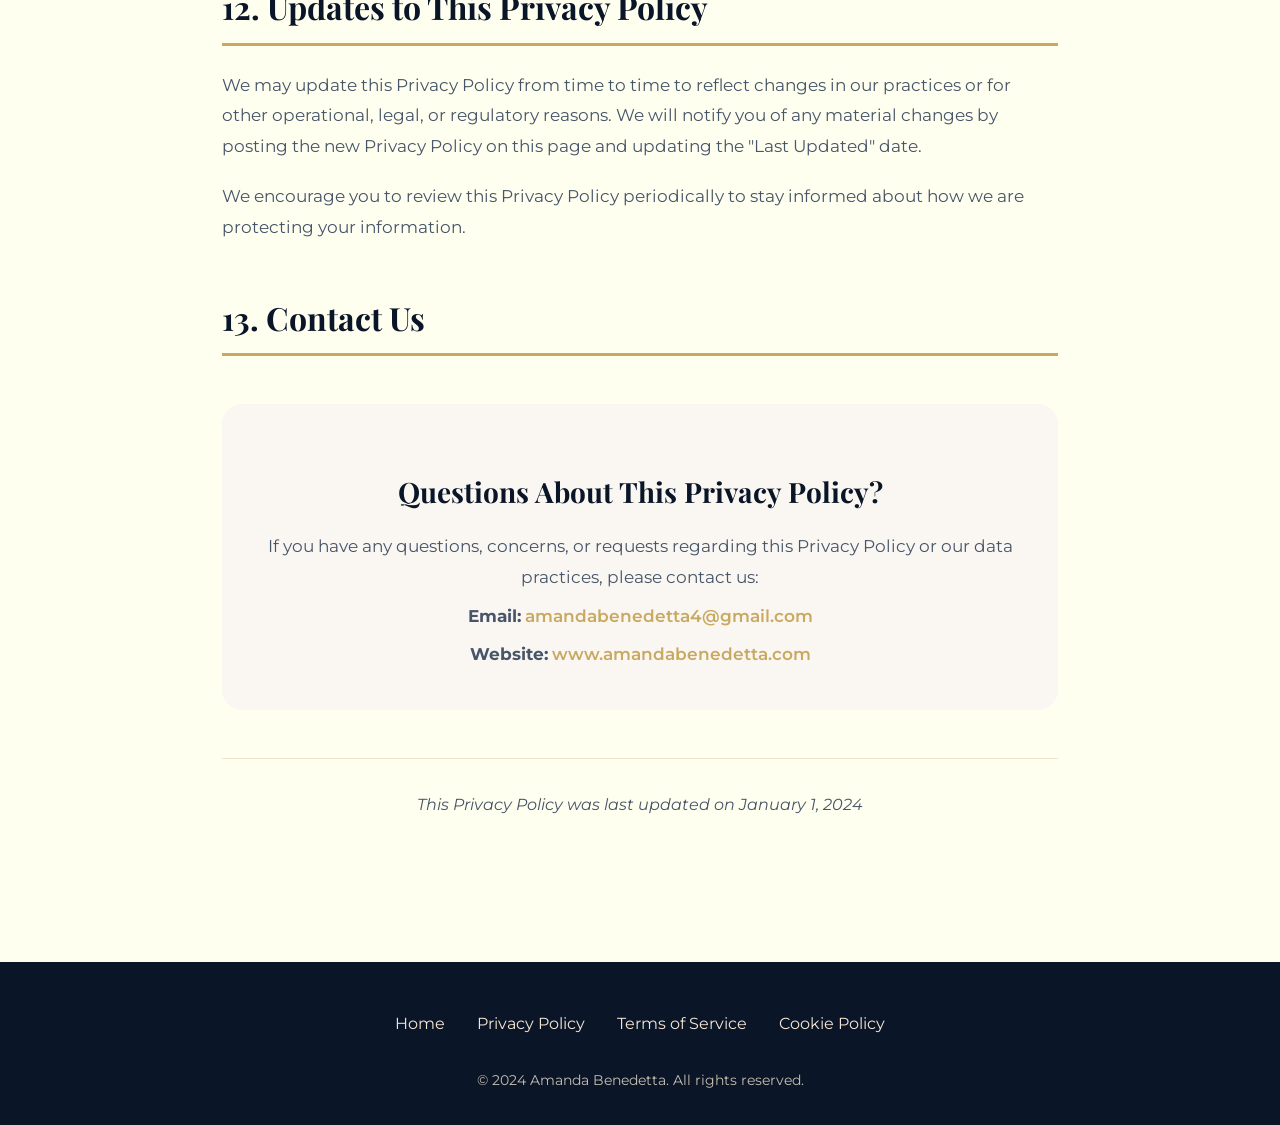
<file: privacy.html>
<!DOCTYPE html>
<html lang="en">
<head>
    <meta charset="UTF-8">
    <meta name="viewport" content="width=device-width, initial-scale=1.0">
    <title>Privacy Policy | Amanda Benedetta - Book Marketing Strategist</title>
    <meta name="description" content="Privacy Policy for Amanda Benedetta Book Marketing Services">
    
    <!-- Fonts -->
    <link rel="preconnect" href="https://fonts.googleapis.com">
    <link rel="preconnect" href="https://fonts.gstatic.com" crossorigin>
    <link href="https://fonts.googleapis.com/css2?family=Playfair+Display:wght@400;500;600;700;800;900&family=Montserrat:wght@300;400;500;600;700;800&display=swap" rel="stylesheet">
    
    <style>
        * {
            margin: 0;
            padding: 0;
            box-sizing: border-box;
        }

        :root {
            --navy-deep: #0A1628;
            --navy-primary: #0F2741;
            --royal-blue: #1A4B8E;
            --gold-primary: #C9A961;
            --gold-bright: #D4AF37;
            --champagne: #F5E6D3;
            --cream: #FAF7F2;
            --ivory: #FFFFF0;
            --charcoal: #2C3E50;
            --slate: #475569;
            --white: #FFFFFF;
            
            --gradient-blue-dark: linear-gradient(135deg, #0A1628 0%, #1A4B8E 100%);
            --gradient-gold: linear-gradient(135deg, #C9A961 0%, #D4AF37 50%, #E8D4A0 100%);
            
            --font-display: 'Playfair Display', serif;
            --font-body: 'Montserrat', sans-serif;
            
            --shadow-md: 0 4px 20px rgba(0, 0, 0, 0.12);
            --shadow-lg: 0 10px 40px rgba(0, 0, 0, 0.15);
            
            --radius-md: 12px;
            --radius-lg: 20px;
            --radius-full: 9999px;
        }

        html {
            scroll-behavior: smooth;
        }

        body {
            font-family: var(--font-body);
            color: var(--charcoal);
            line-height: 1.7;
            background: var(--ivory);
            -webkit-font-smoothing: antialiased;
        }

        /* Navigation */
        .navbar {
            position: fixed;
            top: 0;
            left: 0;
            right: 0;
            z-index: 10000;
            background: rgba(255, 255, 255, 0.98);
            backdrop-filter: blur(20px);
            border-bottom: 1px solid rgba(201, 169, 97, 0.2);
            box-shadow: var(--shadow-md);
        }

        .nav-container {
            max-width: 1400px;
            margin: 0 auto;
            padding: 1.5rem 2rem;
            display: flex;
            justify-content: space-between;
            align-items: center;
        }

        .logo-wrapper {
            display: flex;
            flex-direction: column;
            gap: 0.25rem;
            text-decoration: none;
        }

        .logo-main {
            font-family: var(--font-display);
            font-size: 1.75rem;
            font-weight: 800;
            background: var(--gradient-blue-dark);
            -webkit-background-clip: text;
            -webkit-text-fill-color: transparent;
            background-clip: text;
            letter-spacing: -0.02em;
        }

        .logo-tagline {
            font-size: 0.7rem;
            font-weight: 600;
            text-transform: uppercase;
            letter-spacing: 0.15em;
            color: var(--gold-primary);
        }

        .back-home {
            background: var(--gradient-gold);
            color: var(--navy-deep);
            padding: 0.75rem 2rem;
            border-radius: var(--radius-full);
            font-weight: 700;
            text-decoration: none;
            box-shadow: 0 4px 15px rgba(201, 169, 97, 0.3);
            transition: all 0.3s ease;
        }

        .back-home:hover {
            transform: translateY(-2px);
            box-shadow: 0 8px 25px rgba(201, 169, 97, 0.4);
        }

        /* Legal Content */
        .legal-hero {
            background: var(--gradient-blue-dark);
            padding: 150px 2rem 80px;
            text-align: center;
            color: var(--white);
        }

        .legal-hero h1 {
            font-family: var(--font-display);
            font-size: clamp(2.5rem, 5vw, 4rem);
            font-weight: 800;
            color: var(--white);
            margin-bottom: 1rem;
        }

        .legal-hero p {
            font-size: 1.125rem;
            color: var(--champagne);
        }

        .legal-content {
            max-width: 900px;
            margin: 0 auto;
            padding: 80px 2rem;
        }

        .legal-section {
            margin-bottom: 3rem;
        }

        .legal-section h2 {
            font-family: var(--font-display);
            font-size: 2rem;
            color: var(--navy-deep);
            margin-bottom: 1.5rem;
            padding-bottom: 0.5rem;
            border-bottom: 3px solid var(--gold-primary);
        }

        .legal-section h3 {
            font-family: var(--font-display);
            font-size: 1.5rem;
            color: var(--royal-blue);
            margin: 2rem 0 1rem;
        }

        .legal-section p {
            font-size: 1.0625rem;
            line-height: 1.8;
            color: var(--slate);
            margin-bottom: 1.25rem;
        }

        .legal-section ul {
            list-style: none;
            padding-left: 0;
            margin: 1.5rem 0;
        }

        .legal-section ul li {
            position: relative;
            padding-left: 2rem;
            margin-bottom: 1rem;
            font-size: 1.0625rem;
            line-height: 1.7;
            color: var(--slate);
        }

        .legal-section ul li::before {
            content: "→";
            position: absolute;
            left: 0;
            color: var(--gold-primary);
            font-weight: 700;
        }

        .highlight-box {
            background: linear-gradient(135deg, rgba(201, 169, 97, 0.1), rgba(212, 175, 55, 0.05));
            border-left: 4px solid var(--gold-primary);
            padding: 1.5rem;
            border-radius: var(--radius-md);
            margin: 2rem 0;
        }

        .highlight-box p {
            margin: 0;
        }

        .contact-info {
            background: var(--cream);
            padding: 2rem;
            border-radius: var(--radius-lg);
            margin-top: 3rem;
            text-align: center;
        }

        .contact-info h3 {
            font-family: var(--font-display);
            font-size: 1.75rem;
            color: var(--navy-deep);
            margin-bottom: 1rem;
        }

        .contact-info p {
            margin-bottom: 0.5rem;
        }

        .contact-info a {
            color: var(--gold-primary);
            text-decoration: none;
            font-weight: 600;
        }

        .contact-info a:hover {
            text-decoration: underline;
        }

        .last-updated {
            text-align: center;
            font-style: italic;
            color: var(--slate);
            margin-top: 3rem;
            padding-top: 2rem;
            border-top: 1px solid rgba(201, 169, 97, 0.3);
        }

        /* Footer */
        .footer {
            background: var(--navy-deep);
            color: var(--champagne);
            padding: 3rem 0 2rem;
            margin-top: 4rem;
        }

        .footer-content {
            max-width: 1400px;
            margin: 0 auto;
            padding: 0 2rem;
            text-align: center;
        }

        .footer-links {
            display: flex;
            justify-content: center;
            gap: 2rem;
            margin-bottom: 2rem;
            flex-wrap: wrap;
        }

        .footer-links a {
            color: var(--champagne);
            text-decoration: none;
            transition: color 0.3s ease;
        }

        .footer-links a:hover {
            color: var(--gold-bright);
        }

        .footer p {
            font-size: 0.875rem;
            opacity: 0.8;
        }

        @media (max-width: 768px) {
            .legal-hero {
                padding: 120px 1.5rem 60px;
            }

            .legal-content {
                padding: 60px 1.5rem;
            }

            .legal-section h2 {
                font-size: 1.75rem;
            }
        }
    </style>
</head>
<body>
    <!-- Navigation -->
    <nav class="navbar">
        <div class="nav-container">
            <a href="index.html" class="logo-wrapper">
                <div class="logo-main">Amanda Benedetta</div>
                <div class="logo-tagline">Book Marketing Strategist</div>
            </a>
            <a href="index.html" class="back-home">← Back to Home</a>
        </div>
    </nav>

    <!-- Hero Section -->
    <section class="legal-hero">
        <h1>Privacy Policy</h1>
        <p>Your privacy is important to us</p>
    </section>

    <!-- Legal Content -->
    <div class="legal-content">
        <div class="legal-section">
            <div class="highlight-box">
                <p><strong>Effective Date:</strong> January 1, 2024</p>
                <p><strong>Last Updated:</strong> January 1, 2024</p>
            </div>
        </div>

        <div class="legal-section">
            <h2>1. Introduction</h2>
            <p>Welcome to Amanda Benedetta Book Marketing Services ("we," "our," or "us"). We are committed to protecting your personal information and your right to privacy. This Privacy Policy explains how we collect, use, disclose, and safeguard your information when you visit our website or use our services.</p>
            <p>Please read this privacy policy carefully. If you do not agree with the terms of this privacy policy, please do not access the site or use our services.</p>
        </div>

        <div class="legal-section">
            <h2>2. Information We Collect</h2>
            
            <h3>2.1 Personal Information You Disclose to Us</h3>
            <p>We collect personal information that you voluntarily provide to us when you:</p>
            <ul>
                <li>Fill out our contact forms</li>
                <li>Subscribe to our newsletter</li>
                <li>Request information about our services</li>
                <li>Engage our book marketing services</li>
                <li>Communicate with us via email or phone</li>
            </ul>

            <p>The personal information we collect may include:</p>
            <ul>
                <li>Name and contact information (email address, phone number)</li>
                <li>Book title and genre information</li>
                <li>Publishing status and marketing goals</li>
                <li>Payment and billing information</li>
                <li>Any other information you choose to provide</li>
            </ul>

            <h3>2.2 Automatically Collected Information</h3>
            <p>When you visit our website, we automatically collect certain information about your device, including:</p>
            <ul>
                <li>IP address</li>
                <li>Browser type and version</li>
                <li>Operating system</li>
                <li>Pages visited and time spent on pages</li>
                <li>Referring website addresses</li>
                <li>Click patterns and website navigation</li>
            </ul>
        </div>

        <div class="legal-section">
            <h2>3. How We Use Your Information</h2>
            <p>We use the information we collect or receive to:</p>
            <ul>
                <li>Provide, operate, and maintain our book marketing services</li>
                <li>Respond to your inquiries and provide customer support</li>
                <li>Send you marketing and promotional communications (with your consent)</li>
                <li>Process your transactions and manage your account</li>
                <li>Improve our website and service offerings</li>
                <li>Analyze usage trends and optimize user experience</li>
                <li>Protect against fraudulent or illegal activity</li>
                <li>Comply with legal obligations</li>
            </ul>
        </div>

        <div class="legal-section">
            <h2>4. How We Share Your Information</h2>
            <p>We may share your information in the following situations:</p>

            <h3>4.1 Service Providers</h3>
            <p>We may share your information with third-party service providers who perform services on our behalf, such as:</p>
            <ul>
                <li>Payment processors</li>
                <li>Email marketing platforms</li>
                <li>Website hosting providers</li>
                <li>Analytics services</li>
                <li>Customer relationship management tools</li>
            </ul>

            <h3>4.2 Business Transfers</h3>
            <p>If we are involved in a merger, acquisition, or sale of assets, your information may be transferred as part of that transaction.</p>

            <h3>4.3 Legal Requirements</h3>
            <p>We may disclose your information if required to do so by law or in response to valid requests by public authorities.</p>

            <div class="highlight-box">
                <p><strong>We will never sell your personal information to third parties.</strong></p>
            </div>
        </div>

        <div class="legal-section">
            <h2>5. Cookies and Tracking Technologies</h2>
            <p>We use cookies and similar tracking technologies to track activity on our website and hold certain information. Cookies are files with small amounts of data that are sent to your browser from a website and stored on your device.</p>
            
            <p>We use cookies for the following purposes:</p>
            <ul>
                <li>Essential cookies: Necessary for website functionality</li>
                <li>Analytics cookies: To understand how visitors use our website</li>
                <li>Marketing cookies: To deliver relevant advertisements</li>
                <li>Preference cookies: To remember your settings and preferences</li>
            </ul>

            <p>You can instruct your browser to refuse all cookies or to indicate when a cookie is being sent. However, if you do not accept cookies, you may not be able to use some portions of our website.</p>
        </div>

        <div class="legal-section">
            <h2>6. Data Security</h2>
            <p>We implement appropriate technical and organizational security measures to protect your personal information against unauthorized access, alteration, disclosure, or destruction. These measures include:</p>
            <ul>
                <li>Encryption of data in transit and at rest</li>
                <li>Regular security assessments</li>
                <li>Access controls and authentication</li>
                <li>Secure data storage practices</li>
            </ul>

            <p>However, please note that no method of transmission over the Internet or electronic storage is 100% secure. While we strive to use commercially acceptable means to protect your personal information, we cannot guarantee its absolute security.</p>
        </div>

        <div class="legal-section">
            <h2>7. Data Retention</h2>
            <p>We will retain your personal information only for as long as necessary to fulfill the purposes outlined in this Privacy Policy, unless a longer retention period is required or permitted by law.</p>
            <p>When we no longer need your personal information, we will securely delete or anonymize it.</p>
        </div>

        <div class="legal-section">
            <h2>8. Your Privacy Rights</h2>
            <p>Depending on your location, you may have the following rights regarding your personal information:</p>
            <ul>
                <li><strong>Access:</strong> Request a copy of the personal information we hold about you</li>
                <li><strong>Correction:</strong> Request correction of inaccurate or incomplete information</li>
                <li><strong>Deletion:</strong> Request deletion of your personal information</li>
                <li><strong>Restriction:</strong> Request restriction of processing of your information</li>
                <li><strong>Portability:</strong> Request transfer of your information to another service</li>
                <li><strong>Objection:</strong> Object to our processing of your personal information</li>
                <li><strong>Withdraw Consent:</strong> Withdraw your consent at any time</li>
            </ul>

            <p>To exercise any of these rights, please contact us using the information provided at the end of this policy.</p>
        </div>

        <div class="legal-section">
            <h2>9. Third-Party Websites</h2>
            <p>Our website may contain links to third-party websites. We are not responsible for the privacy practices or content of these external sites. We encourage you to review the privacy policies of any third-party sites you visit.</p>
        </div>

        <div class="legal-section">
            <h2>10. Children's Privacy</h2>
            <p>Our services are not directed to individuals under the age of 18. We do not knowingly collect personal information from children. If you become aware that a child has provided us with personal information, please contact us, and we will take steps to delete such information.</p>
        </div>

        <div class="legal-section">
            <h2>11. International Data Transfers</h2>
            <p>Your information may be transferred to and processed in countries other than your country of residence. These countries may have data protection laws that are different from the laws of your country.</p>
            <p>We take appropriate safeguards to ensure that your personal information remains protected in accordance with this Privacy Policy.</p>
        </div>

        <div class="legal-section">
            <h2>12. Updates to This Privacy Policy</h2>
            <p>We may update this Privacy Policy from time to time to reflect changes in our practices or for other operational, legal, or regulatory reasons. We will notify you of any material changes by posting the new Privacy Policy on this page and updating the "Last Updated" date.</p>
            <p>We encourage you to review this Privacy Policy periodically to stay informed about how we are protecting your information.</p>
        </div>

        <div class="legal-section">
            <h2>13. Contact Us</h2>
            <div class="contact-info">
                <h3>Questions About This Privacy Policy?</h3>
                <p>If you have any questions, concerns, or requests regarding this Privacy Policy or our data practices, please contact us:</p>
                <p><strong>Email:</strong> <a href="mailto:amandabenedetta4@gmail.com">amandabenedetta4@gmail.com</a></p>
                <p><strong>Website:</strong> <a href="index.html">www.amandabenedetta.com</a></p>
            </div>
        </div>

        <div class="last-updated">
            <p>This Privacy Policy was last updated on January 1, 2024</p>
        </div>
    </div>

    <!-- Footer -->
    <footer class="footer">
        <div class="footer-content">
            <div class="footer-links">
                <a href="index.html">Home</a>
                <a href="privacy-policy.html">Privacy Policy</a>
                <a href="terms-of-service.html">Terms of Service</a>
                <a href="cookie-policy.html">Cookie Policy</a>
            </div>
            <p>&copy; 2024 Amanda Benedetta. All rights reserved.</p>
        </div>
    </footer>
</body>
</html>
</file>
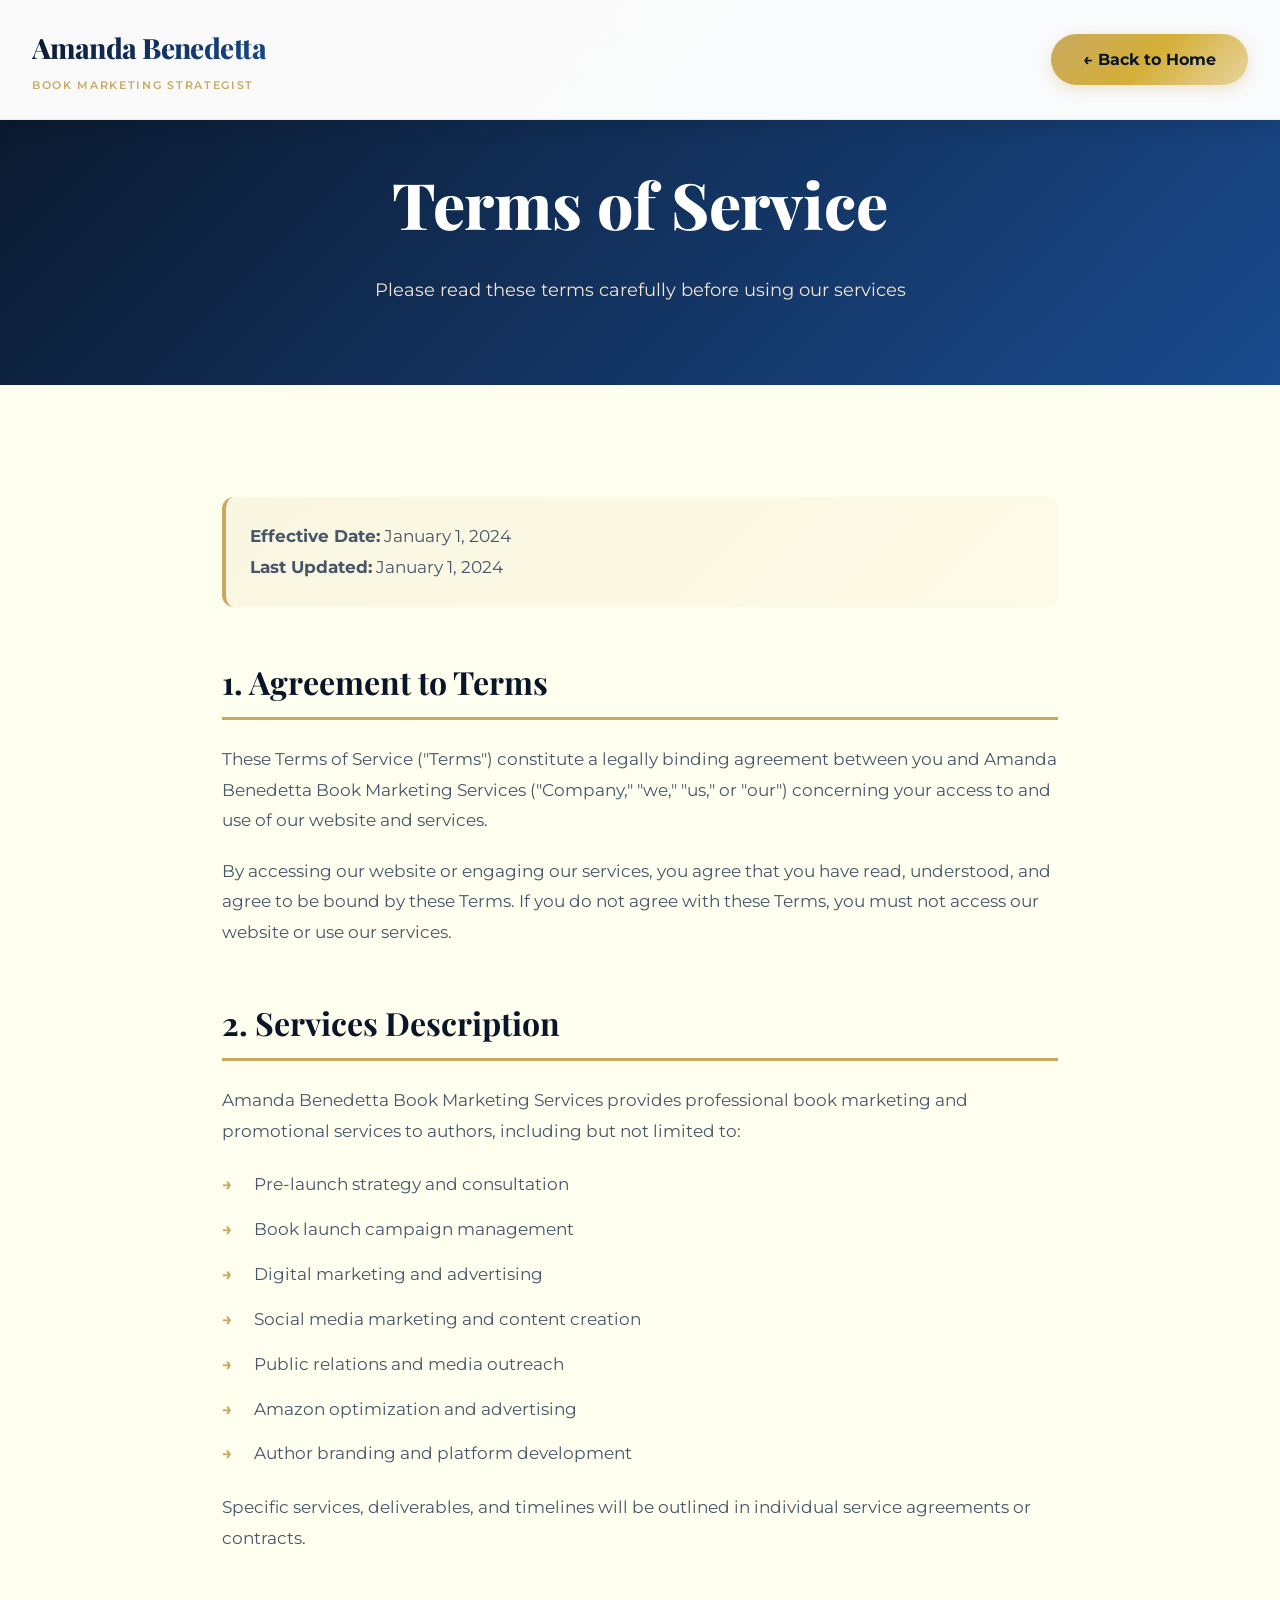
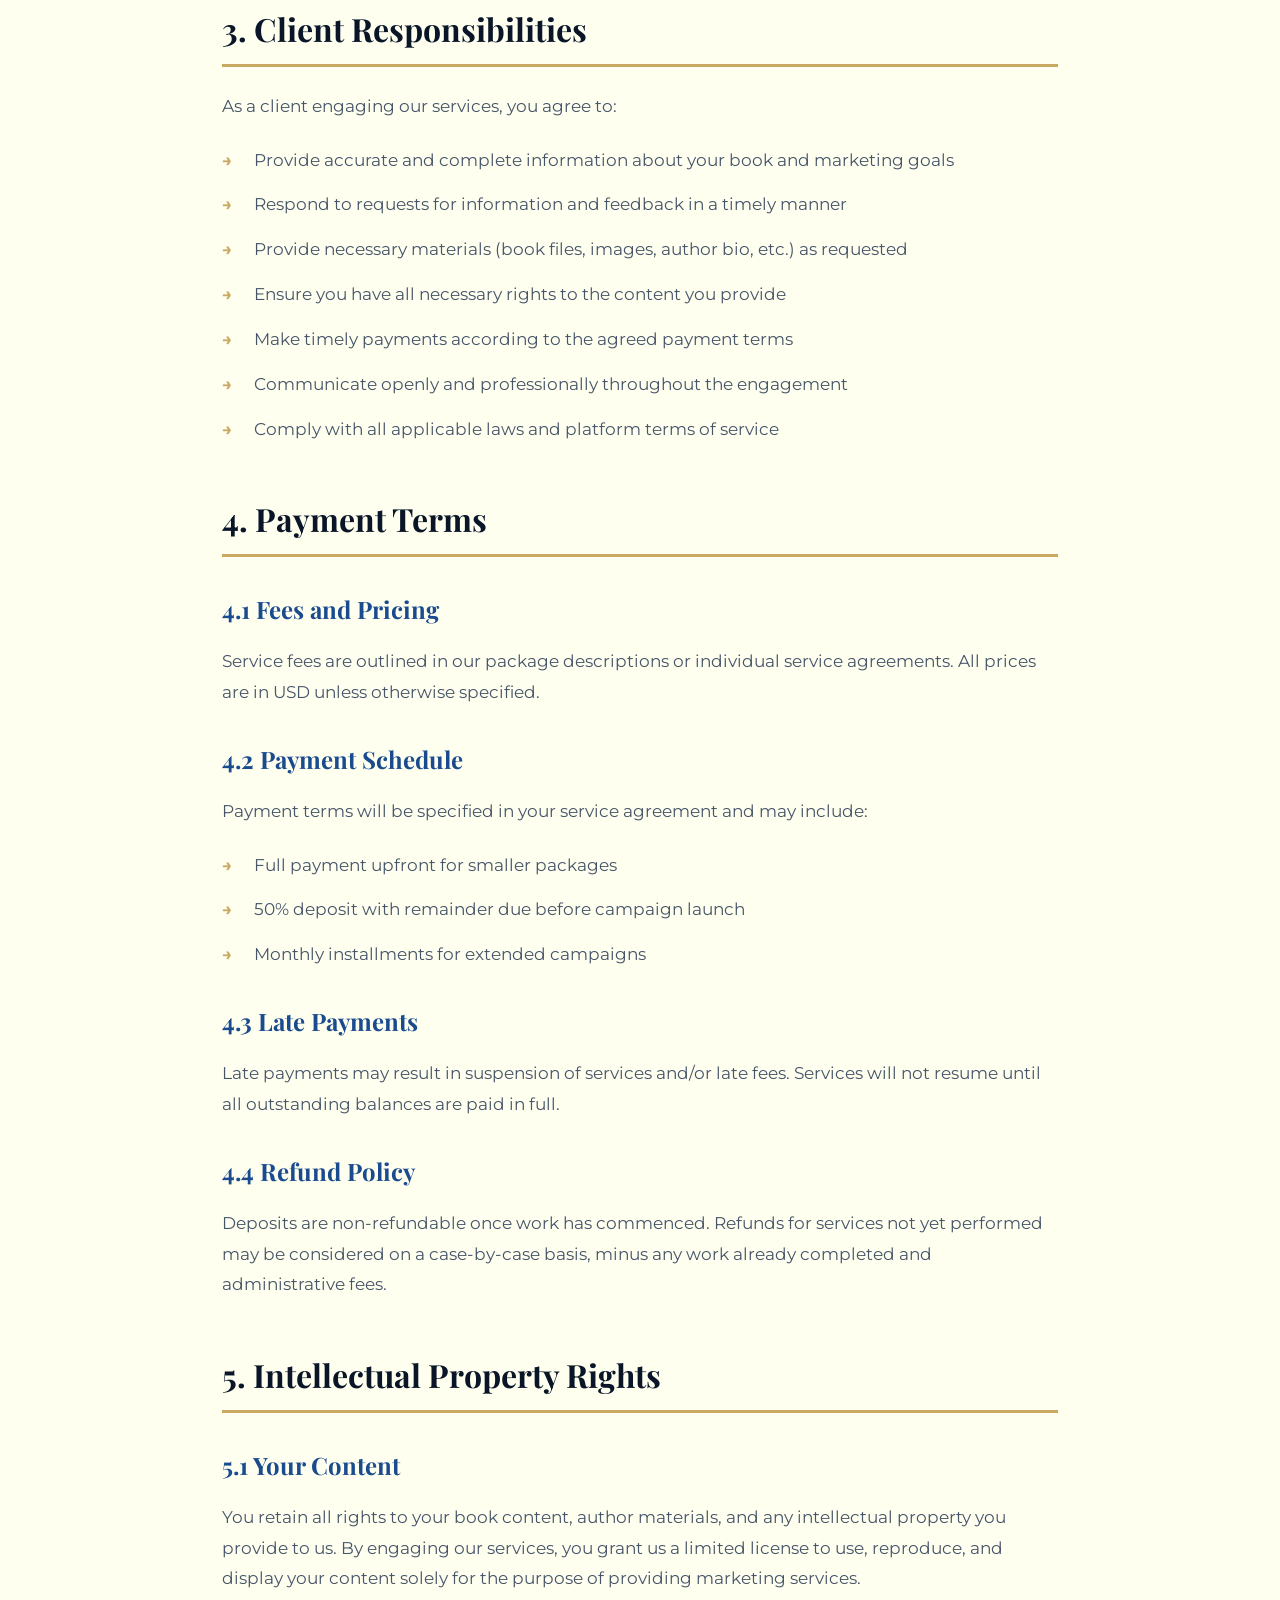
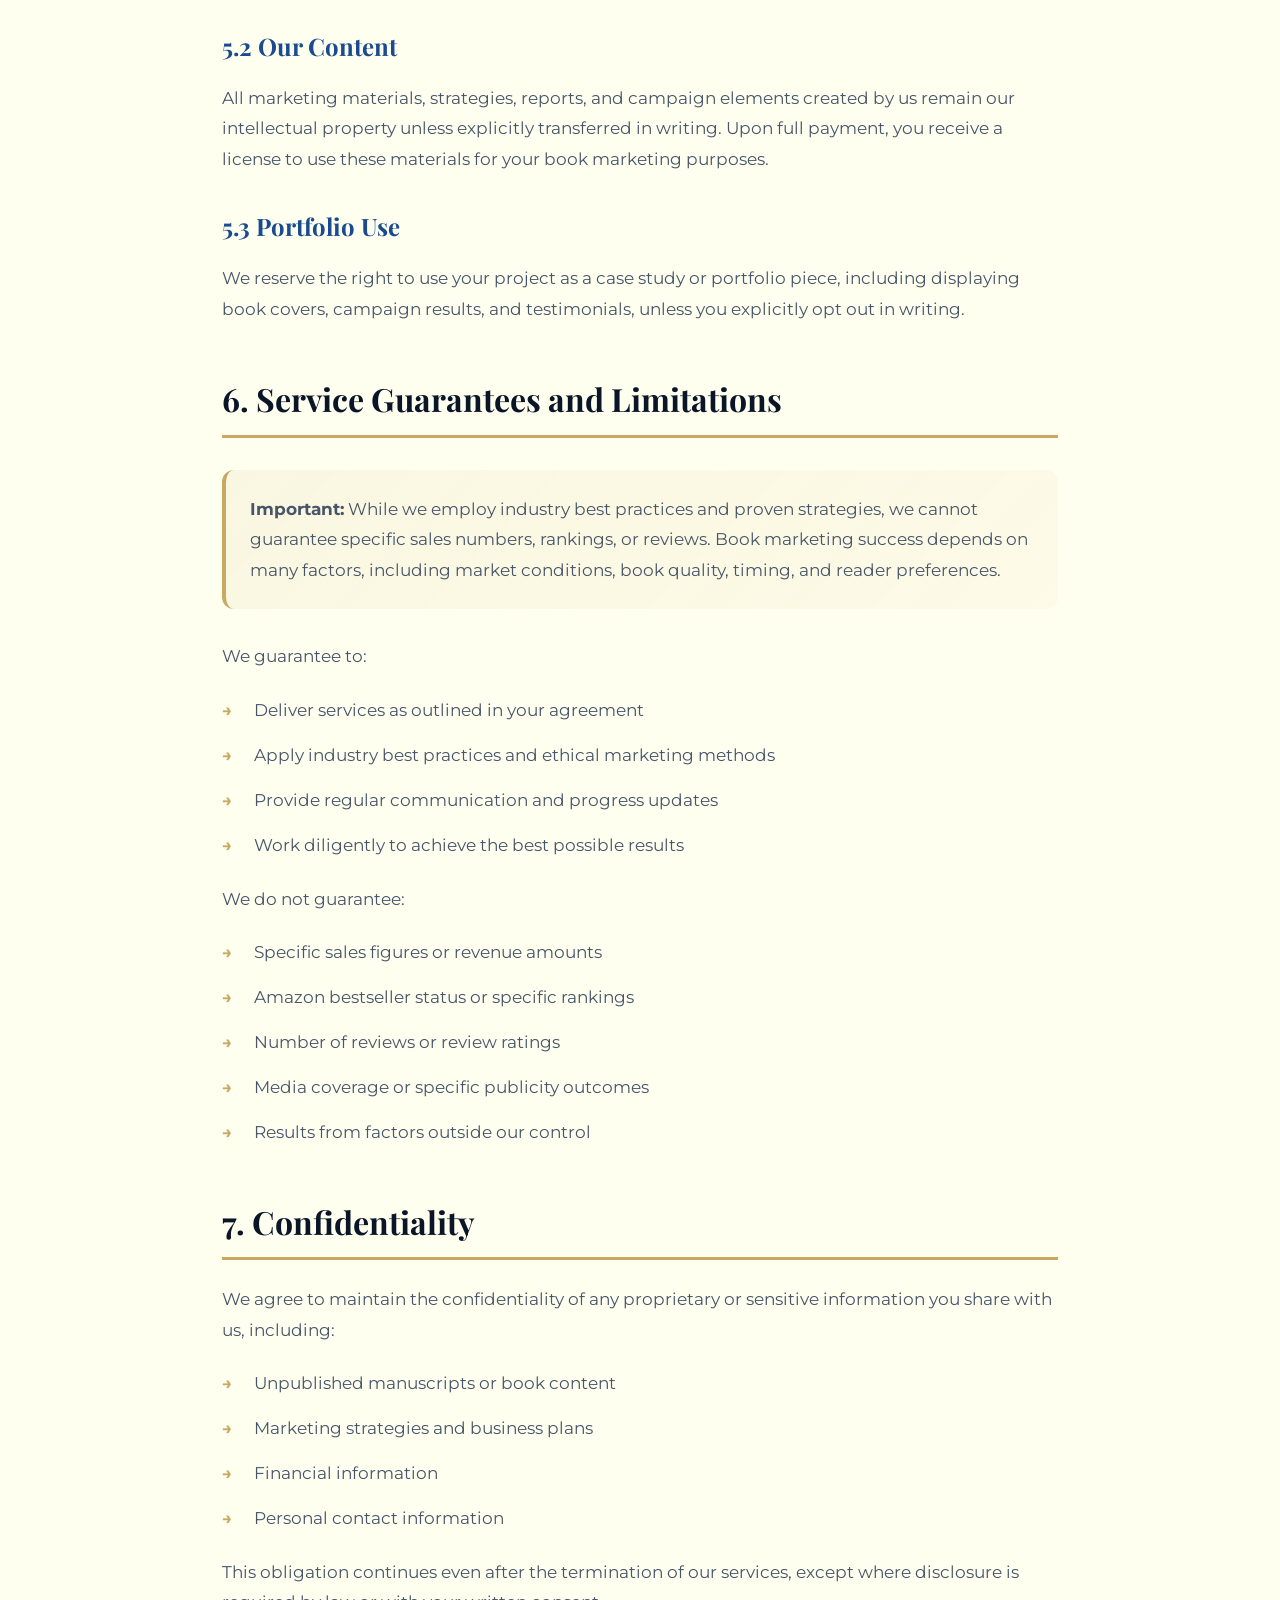
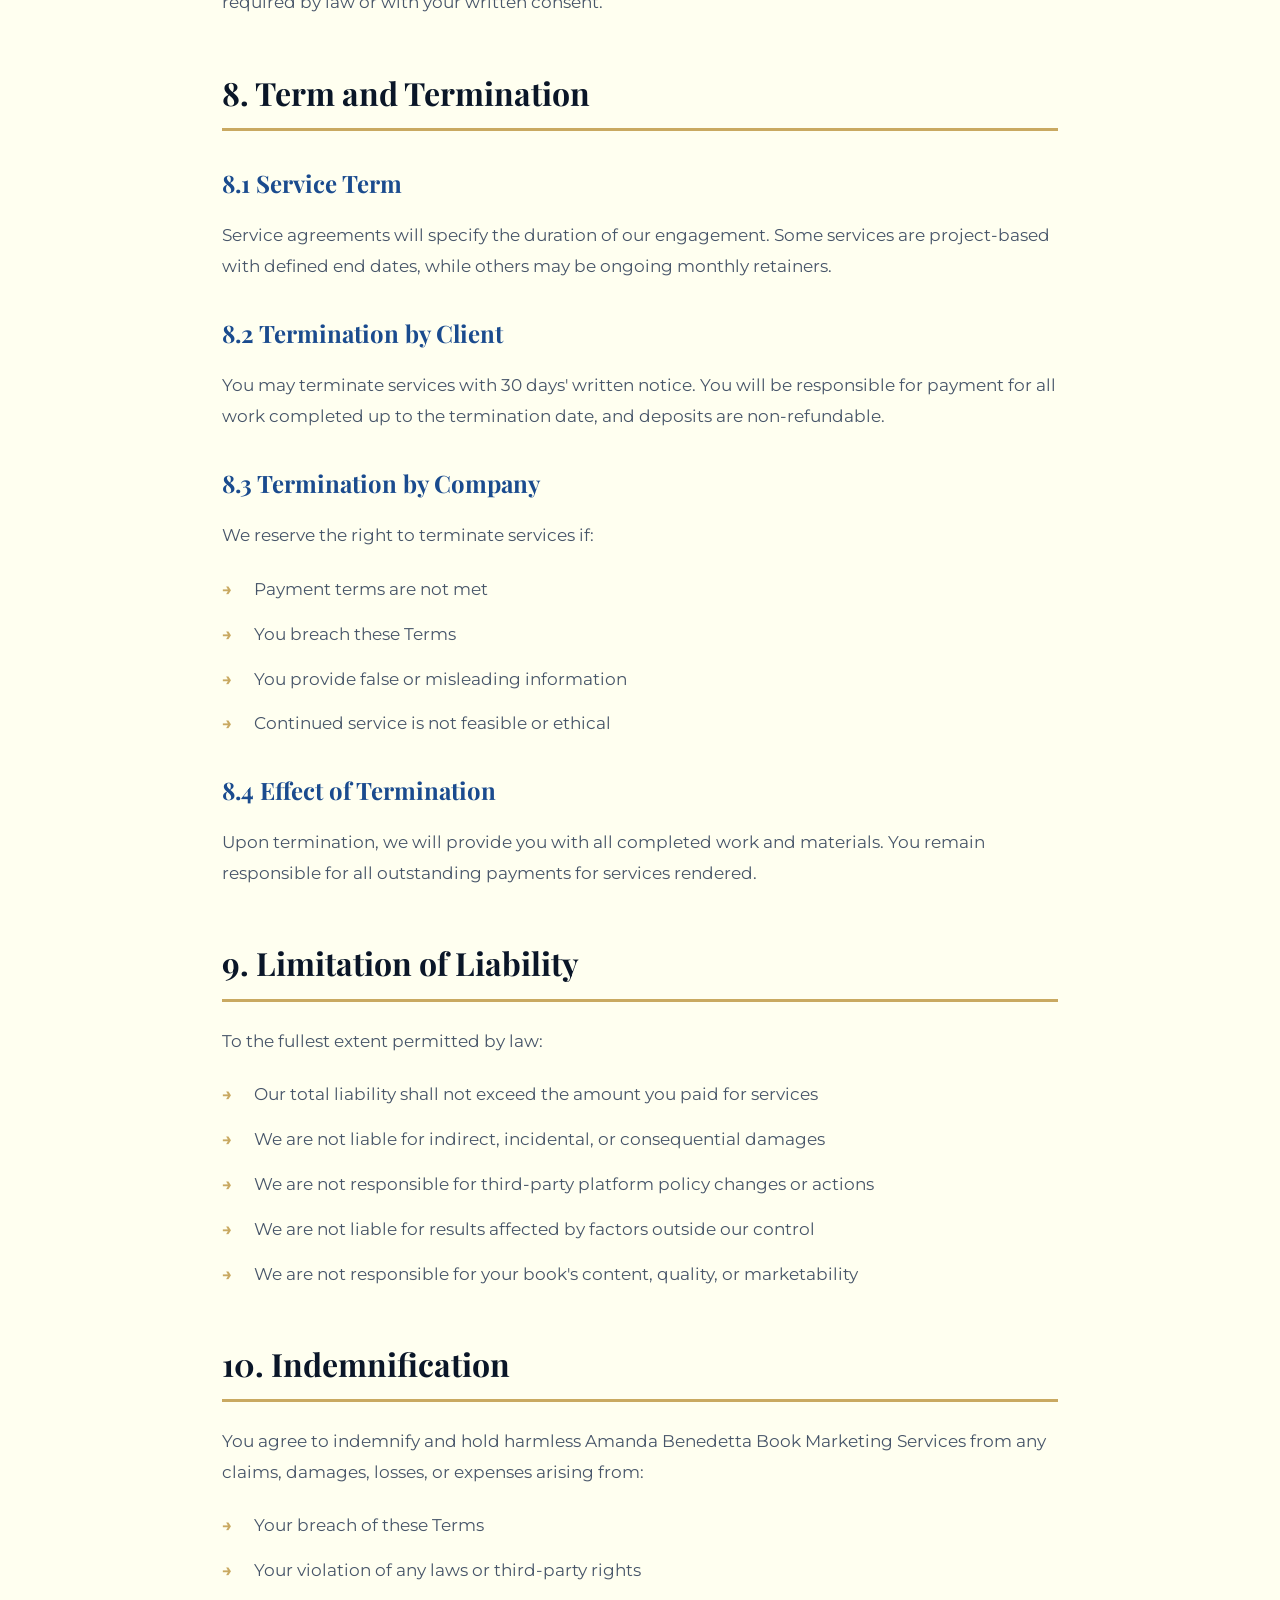
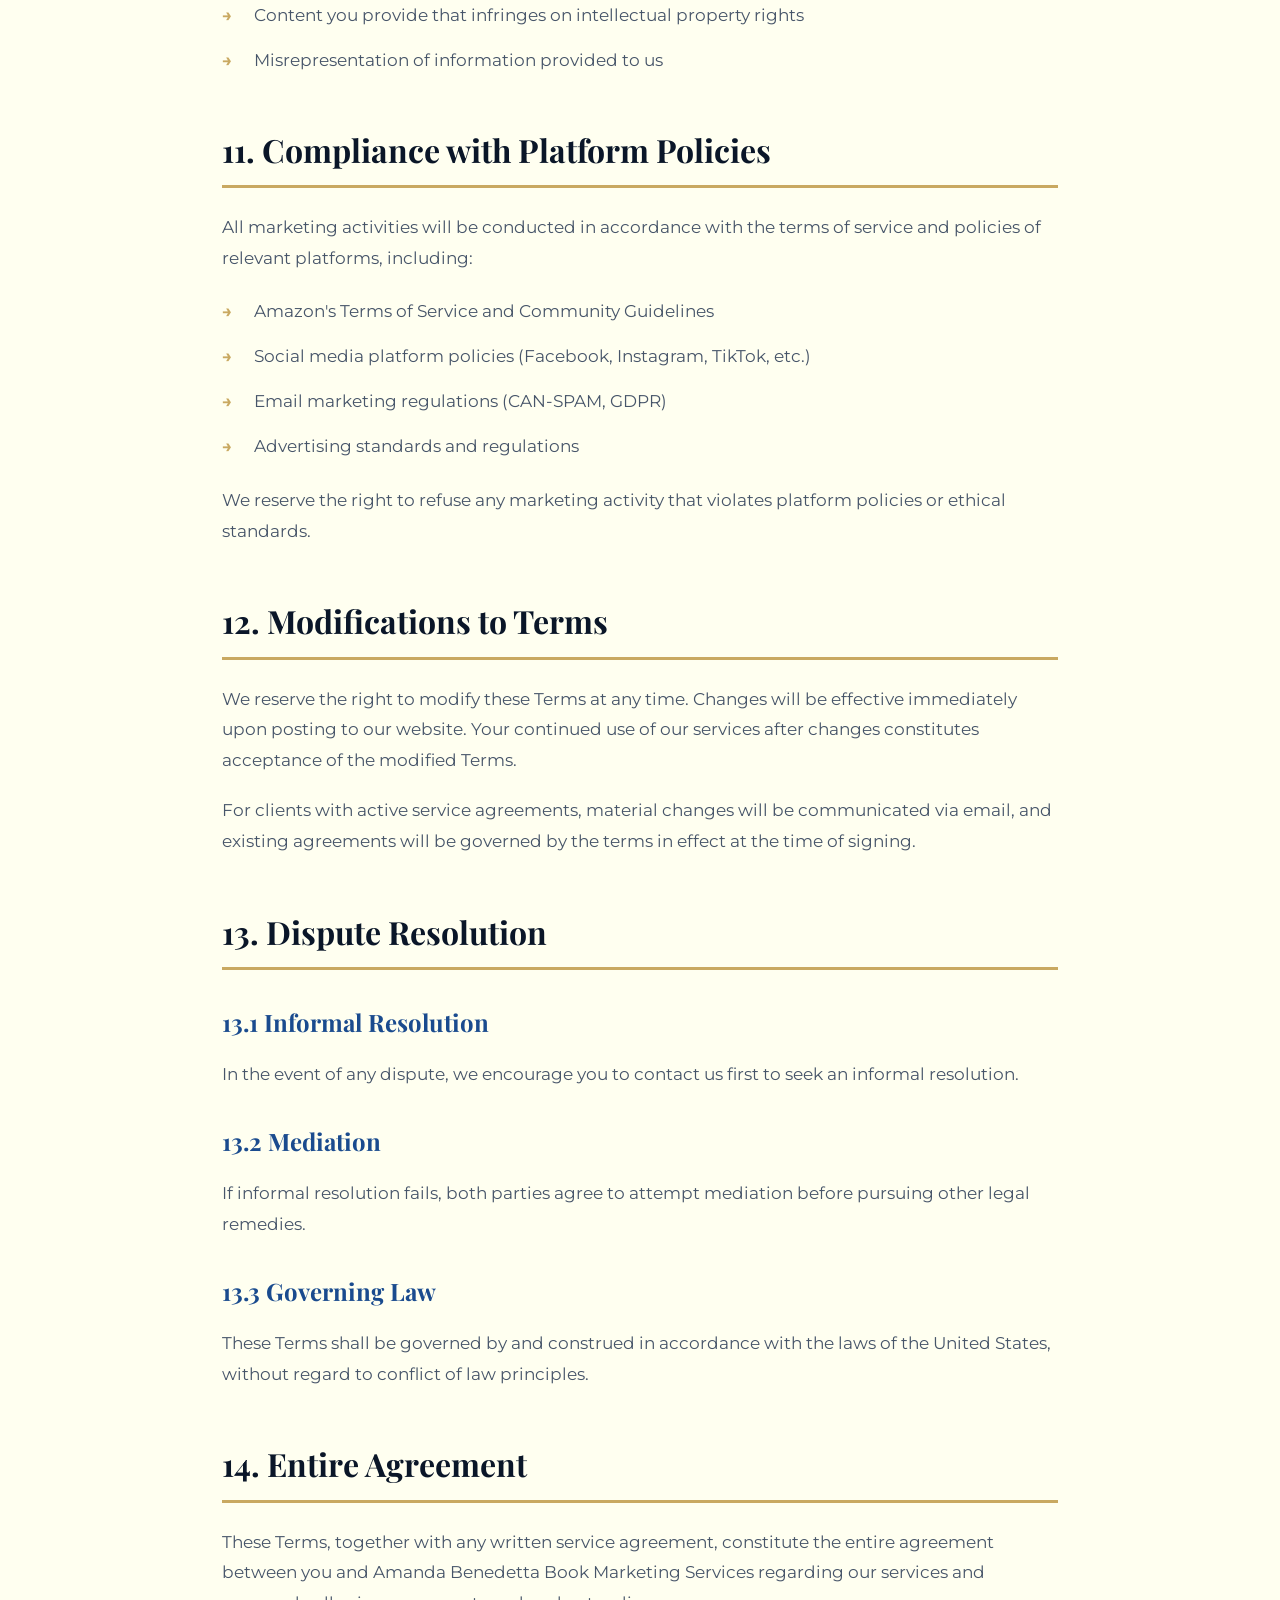
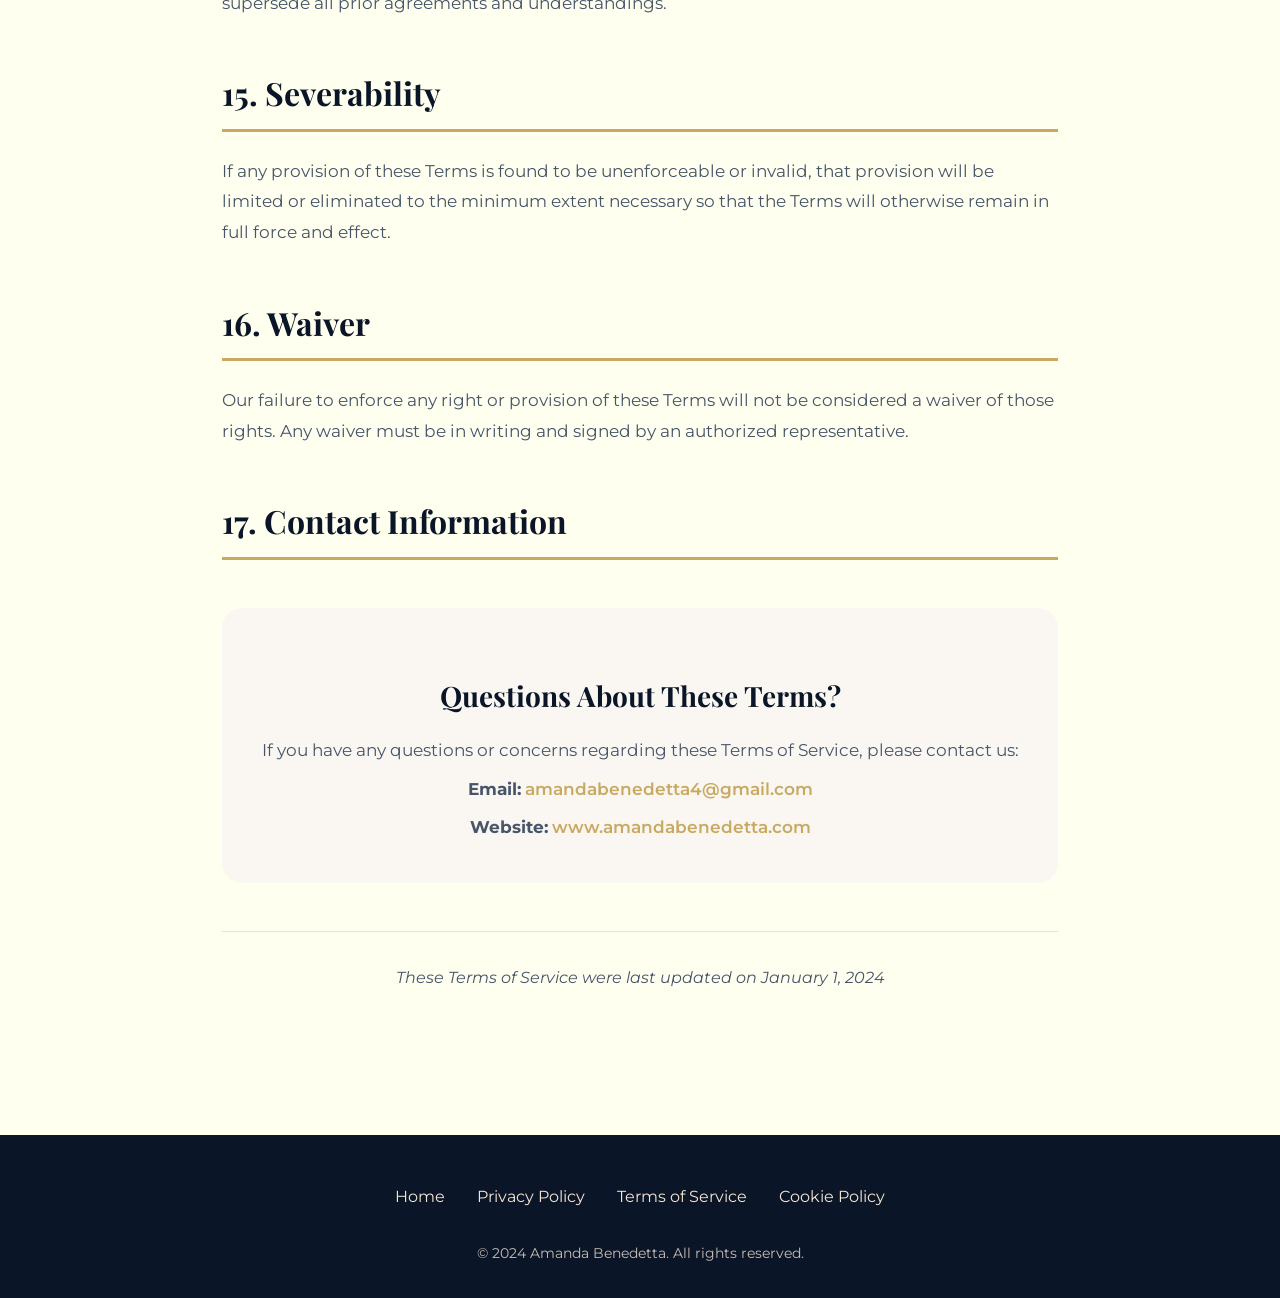
<file: terms.html>
<!DOCTYPE html>
<html lang="en">
<head>
    <meta charset="UTF-8">
    <meta name="viewport" content="width=device-width, initial-scale=1.0">
    <title>Terms of Service | Amanda Benedetta - Book Marketing Strategist</title>
    <meta name="description" content="Terms of Service for Amanda Benedetta Book Marketing Services">
    
    <!-- Fonts -->
    <link rel="preconnect" href="https://fonts.googleapis.com">
    <link rel="preconnect" href="https://fonts.gstatic.com" crossorigin>
    <link href="https://fonts.googleapis.com/css2?family=Playfair+Display:wght@400;500;600;700;800;900&family=Montserrat:wght@300;400;500;600;700;800&display=swap" rel="stylesheet">
    
    <style>
        * {
            margin: 0;
            padding: 0;
            box-sizing: border-box;
        }

        :root {
            --navy-deep: #0A1628;
            --navy-primary: #0F2741;
            --royal-blue: #1A4B8E;
            --gold-primary: #C9A961;
            --gold-bright: #D4AF37;
            --champagne: #F5E6D3;
            --cream: #FAF7F2;
            --ivory: #FFFFF0;
            --charcoal: #2C3E50;
            --slate: #475569;
            --white: #FFFFFF;
            
            --gradient-blue-dark: linear-gradient(135deg, #0A1628 0%, #1A4B8E 100%);
            --gradient-gold: linear-gradient(135deg, #C9A961 0%, #D4AF37 50%, #E8D4A0 100%);
            
            --font-display: 'Playfair Display', serif;
            --font-body: 'Montserrat', sans-serif;
            
            --shadow-md: 0 4px 20px rgba(0, 0, 0, 0.12);
            --shadow-lg: 0 10px 40px rgba(0, 0, 0, 0.15);
            
            --radius-md: 12px;
            --radius-lg: 20px;
            --radius-full: 9999px;
        }

        html {
            scroll-behavior: smooth;
        }

        body {
            font-family: var(--font-body);
            color: var(--charcoal);
            line-height: 1.7;
            background: var(--ivory);
            -webkit-font-smoothing: antialiased;
        }

        /* Navigation */
        .navbar {
            position: fixed;
            top: 0;
            left: 0;
            right: 0;
            z-index: 10000;
            background: rgba(255, 255, 255, 0.98);
            backdrop-filter: blur(20px);
            border-bottom: 1px solid rgba(201, 169, 97, 0.2);
            box-shadow: var(--shadow-md);
        }

        .nav-container {
            max-width: 1400px;
            margin: 0 auto;
            padding: 1.5rem 2rem;
            display: flex;
            justify-content: space-between;
            align-items: center;
        }

        .logo-wrapper {
            display: flex;
            flex-direction: column;
            gap: 0.25rem;
            text-decoration: none;
        }

        .logo-main {
            font-family: var(--font-display);
            font-size: 1.75rem;
            font-weight: 800;
            background: var(--gradient-blue-dark);
            -webkit-background-clip: text;
            -webkit-text-fill-color: transparent;
            background-clip: text;
            letter-spacing: -0.02em;
        }

        .logo-tagline {
            font-size: 0.7rem;
            font-weight: 600;
            text-transform: uppercase;
            letter-spacing: 0.15em;
            color: var(--gold-primary);
        }

        .back-home {
            background: var(--gradient-gold);
            color: var(--navy-deep);
            padding: 0.75rem 2rem;
            border-radius: var(--radius-full);
            font-weight: 700;
            text-decoration: none;
            box-shadow: 0 4px 15px rgba(201, 169, 97, 0.3);
            transition: all 0.3s ease;
        }

        .back-home:hover {
            transform: translateY(-2px);
            box-shadow: 0 8px 25px rgba(201, 169, 97, 0.4);
        }

        /* Legal Content */
        .legal-hero {
            background: var(--gradient-blue-dark);
            padding: 150px 2rem 80px;
            text-align: center;
            color: var(--white);
        }

        .legal-hero h1 {
            font-family: var(--font-display);
            font-size: clamp(2.5rem, 5vw, 4rem);
            font-weight: 800;
            color: var(--white);
            margin-bottom: 1rem;
        }

        .legal-hero p {
            font-size: 1.125rem;
            color: var(--champagne);
        }

        .legal-content {
            max-width: 900px;
            margin: 0 auto;
            padding: 80px 2rem;
        }

        .legal-section {
            margin-bottom: 3rem;
        }

        .legal-section h2 {
            font-family: var(--font-display);
            font-size: 2rem;
            color: var(--navy-deep);
            margin-bottom: 1.5rem;
            padding-bottom: 0.5rem;
            border-bottom: 3px solid var(--gold-primary);
        }

        .legal-section h3 {
            font-family: var(--font-display);
            font-size: 1.5rem;
            color: var(--royal-blue);
            margin: 2rem 0 1rem;
        }

        .legal-section p {
            font-size: 1.0625rem;
            line-height: 1.8;
            color: var(--slate);
            margin-bottom: 1.25rem;
        }

        .legal-section ul {
            list-style: none;
            padding-left: 0;
            margin: 1.5rem 0;
        }

        .legal-section ul li {
            position: relative;
            padding-left: 2rem;
            margin-bottom: 1rem;
            font-size: 1.0625rem;
            line-height: 1.7;
            color: var(--slate);
        }

        .legal-section ul li::before {
            content: "→";
            position: absolute;
            left: 0;
            color: var(--gold-primary);
            font-weight: 700;
        }

        .highlight-box {
            background: linear-gradient(135deg, rgba(201, 169, 97, 0.1), rgba(212, 175, 55, 0.05));
            border-left: 4px solid var(--gold-primary);
            padding: 1.5rem;
            border-radius: var(--radius-md);
            margin: 2rem 0;
        }

        .highlight-box p {
            margin: 0;
        }

        .contact-info {
            background: var(--cream);
            padding: 2rem;
            border-radius: var(--radius-lg);
            margin-top: 3rem;
            text-align: center;
        }

        .contact-info h3 {
            font-family: var(--font-display);
            font-size: 1.75rem;
            color: var(--navy-deep);
            margin-bottom: 1rem;
        }

        .contact-info p {
            margin-bottom: 0.5rem;
        }

        .contact-info a {
            color: var(--gold-primary);
            text-decoration: none;
            font-weight: 600;
        }

        .contact-info a:hover {
            text-decoration: underline;
        }

        .last-updated {
            text-align: center;
            font-style: italic;
            color: var(--slate);
            margin-top: 3rem;
            padding-top: 2rem;
            border-top: 1px solid rgba(201, 169, 97, 0.3);
        }

        /* Footer */
        .footer {
            background: var(--navy-deep);
            color: var(--champagne);
            padding: 3rem 0 2rem;
            margin-top: 4rem;
        }

        .footer-content {
            max-width: 1400px;
            margin: 0 auto;
            padding: 0 2rem;
            text-align: center;
        }

        .footer-links {
            display: flex;
            justify-content: center;
            gap: 2rem;
            margin-bottom: 2rem;
            flex-wrap: wrap;
        }

        .footer-links a {
            color: var(--champagne);
            text-decoration: none;
            transition: color 0.3s ease;
        }

        .footer-links a:hover {
            color: var(--gold-bright);
        }

        .footer p {
            font-size: 0.875rem;
            opacity: 0.8;
        }

        @media (max-width: 768px) {
            .legal-hero {
                padding: 120px 1.5rem 60px;
            }

            .legal-content {
                padding: 60px 1.5rem;
            }

            .legal-section h2 {
                font-size: 1.75rem;
            }
        }
    </style>
</head>
<body>
    <!-- Navigation -->
    <nav class="navbar">
        <div class="nav-container">
            <a href="index.html" class="logo-wrapper">
                <div class="logo-main">Amanda Benedetta</div>
                <div class="logo-tagline">Book Marketing Strategist</div>
            </a>
            <a href="index.html" class="back-home">← Back to Home</a>
        </div>
    </nav>

    <!-- Hero Section -->
    <section class="legal-hero">
        <h1>Terms of Service</h1>
        <p>Please read these terms carefully before using our services</p>
    </section>

    <!-- Legal Content -->
    <div class="legal-content">
        <div class="legal-section">
            <div class="highlight-box">
                <p><strong>Effective Date:</strong> January 1, 2024</p>
                <p><strong>Last Updated:</strong> January 1, 2024</p>
            </div>
        </div>

        <div class="legal-section">
            <h2>1. Agreement to Terms</h2>
            <p>These Terms of Service ("Terms") constitute a legally binding agreement between you and Amanda Benedetta Book Marketing Services ("Company," "we," "us," or "our") concerning your access to and use of our website and services.</p>
            <p>By accessing our website or engaging our services, you agree that you have read, understood, and agree to be bound by these Terms. If you do not agree with these Terms, you must not access our website or use our services.</p>
        </div>

        <div class="legal-section">
            <h2>2. Services Description</h2>
            <p>Amanda Benedetta Book Marketing Services provides professional book marketing and promotional services to authors, including but not limited to:</p>
            <ul>
                <li>Pre-launch strategy and consultation</li>
                <li>Book launch campaign management</li>
                <li>Digital marketing and advertising</li>
                <li>Social media marketing and content creation</li>
                <li>Public relations and media outreach</li>
                <li>Amazon optimization and advertising</li>
                <li>Author branding and platform development</li>
            </ul>
            <p>Specific services, deliverables, and timelines will be outlined in individual service agreements or contracts.</p>
        </div>

        <div class="legal-section">
            <h2>3. Client Responsibilities</h2>
            <p>As a client engaging our services, you agree to:</p>
            <ul>
                <li>Provide accurate and complete information about your book and marketing goals</li>
                <li>Respond to requests for information and feedback in a timely manner</li>
                <li>Provide necessary materials (book files, images, author bio, etc.) as requested</li>
                <li>Ensure you have all necessary rights to the content you provide</li>
                <li>Make timely payments according to the agreed payment terms</li>
                <li>Communicate openly and professionally throughout the engagement</li>
                <li>Comply with all applicable laws and platform terms of service</li>
            </ul>
        </div>

        <div class="legal-section">
            <h2>4. Payment Terms</h2>
            
            <h3>4.1 Fees and Pricing</h3>
            <p>Service fees are outlined in our package descriptions or individual service agreements. All prices are in USD unless otherwise specified.</p>

            <h3>4.2 Payment Schedule</h3>
            <p>Payment terms will be specified in your service agreement and may include:</p>
            <ul>
                <li>Full payment upfront for smaller packages</li>
                <li>50% deposit with remainder due before campaign launch</li>
                <li>Monthly installments for extended campaigns</li>
            </ul>

            <h3>4.3 Late Payments</h3>
            <p>Late payments may result in suspension of services and/or late fees. Services will not resume until all outstanding balances are paid in full.</p>

            <h3>4.4 Refund Policy</h3>
            <p>Deposits are non-refundable once work has commenced. Refunds for services not yet performed may be considered on a case-by-case basis, minus any work already completed and administrative fees.</p>
        </div>

        <div class="legal-section">
            <h2>5. Intellectual Property Rights</h2>
            
            <h3>5.1 Your Content</h3>
            <p>You retain all rights to your book content, author materials, and any intellectual property you provide to us. By engaging our services, you grant us a limited license to use, reproduce, and display your content solely for the purpose of providing marketing services.</p>

            <h3>5.2 Our Content</h3>
            <p>All marketing materials, strategies, reports, and campaign elements created by us remain our intellectual property unless explicitly transferred in writing. Upon full payment, you receive a license to use these materials for your book marketing purposes.</p>

            <h3>5.3 Portfolio Use</h3>
            <p>We reserve the right to use your project as a case study or portfolio piece, including displaying book covers, campaign results, and testimonials, unless you explicitly opt out in writing.</p>
        </div>

        <div class="legal-section">
            <h2>6. Service Guarantees and Limitations</h2>
            
            <div class="highlight-box">
                <p><strong>Important:</strong> While we employ industry best practices and proven strategies, we cannot guarantee specific sales numbers, rankings, or reviews. Book marketing success depends on many factors, including market conditions, book quality, timing, and reader preferences.</p>
            </div>

            <p>We guarantee to:</p>
            <ul>
                <li>Deliver services as outlined in your agreement</li>
                <li>Apply industry best practices and ethical marketing methods</li>
                <li>Provide regular communication and progress updates</li>
                <li>Work diligently to achieve the best possible results</li>
            </ul>

            <p>We do not guarantee:</p>
            <ul>
                <li>Specific sales figures or revenue amounts</li>
                <li>Amazon bestseller status or specific rankings</li>
                <li>Number of reviews or review ratings</li>
                <li>Media coverage or specific publicity outcomes</li>
                <li>Results from factors outside our control</li>
            </ul>
        </div>

        <div class="legal-section">
            <h2>7. Confidentiality</h2>
            <p>We agree to maintain the confidentiality of any proprietary or sensitive information you share with us, including:</p>
            <ul>
                <li>Unpublished manuscripts or book content</li>
                <li>Marketing strategies and business plans</li>
                <li>Financial information</li>
                <li>Personal contact information</li>
            </ul>
            <p>This obligation continues even after the termination of our services, except where disclosure is required by law or with your written consent.</p>
        </div>

        <div class="legal-section">
            <h2>8. Term and Termination</h2>
            
            <h3>8.1 Service Term</h3>
            <p>Service agreements will specify the duration of our engagement. Some services are project-based with defined end dates, while others may be ongoing monthly retainers.</p>

            <h3>8.2 Termination by Client</h3>
            <p>You may terminate services with 30 days' written notice. You will be responsible for payment for all work completed up to the termination date, and deposits are non-refundable.</p>

            <h3>8.3 Termination by Company</h3>
            <p>We reserve the right to terminate services if:</p>
            <ul>
                <li>Payment terms are not met</li>
                <li>You breach these Terms</li>
                <li>You provide false or misleading information</li>
                <li>Continued service is not feasible or ethical</li>
            </ul>

            <h3>8.4 Effect of Termination</h3>
            <p>Upon termination, we will provide you with all completed work and materials. You remain responsible for all outstanding payments for services rendered.</p>
        </div>

        <div class="legal-section">
            <h2>9. Limitation of Liability</h2>
            <p>To the fullest extent permitted by law:</p>
            <ul>
                <li>Our total liability shall not exceed the amount you paid for services</li>
                <li>We are not liable for indirect, incidental, or consequential damages</li>
                <li>We are not responsible for third-party platform policy changes or actions</li>
                <li>We are not liable for results affected by factors outside our control</li>
                <li>We are not responsible for your book's content, quality, or marketability</li>
            </ul>
        </div>

        <div class="legal-section">
            <h2>10. Indemnification</h2>
            <p>You agree to indemnify and hold harmless Amanda Benedetta Book Marketing Services from any claims, damages, losses, or expenses arising from:</p>
            <ul>
                <li>Your breach of these Terms</li>
                <li>Your violation of any laws or third-party rights</li>
                <li>Content you provide that infringes on intellectual property rights</li>
                <li>Misrepresentation of information provided to us</li>
            </ul>
        </div>

        <div class="legal-section">
            <h2>11. Compliance with Platform Policies</h2>
            <p>All marketing activities will be conducted in accordance with the terms of service and policies of relevant platforms, including:</p>
            <ul>
                <li>Amazon's Terms of Service and Community Guidelines</li>
                <li>Social media platform policies (Facebook, Instagram, TikTok, etc.)</li>
                <li>Email marketing regulations (CAN-SPAM, GDPR)</li>
                <li>Advertising standards and regulations</li>
            </ul>
            <p>We reserve the right to refuse any marketing activity that violates platform policies or ethical standards.</p>
        </div>

        <div class="legal-section">
            <h2>12. Modifications to Terms</h2>
            <p>We reserve the right to modify these Terms at any time. Changes will be effective immediately upon posting to our website. Your continued use of our services after changes constitutes acceptance of the modified Terms.</p>
            <p>For clients with active service agreements, material changes will be communicated via email, and existing agreements will be governed by the terms in effect at the time of signing.</p>
        </div>

        <div class="legal-section">
            <h2>13. Dispute Resolution</h2>
            
            <h3>13.1 Informal Resolution</h3>
            <p>In the event of any dispute, we encourage you to contact us first to seek an informal resolution.</p>

            <h3>13.2 Mediation</h3>
            <p>If informal resolution fails, both parties agree to attempt mediation before pursuing other legal remedies.</p>

            <h3>13.3 Governing Law</h3>
            <p>These Terms shall be governed by and construed in accordance with the laws of the United States, without regard to conflict of law principles.</p>
        </div>

        <div class="legal-section">
            <h2>14. Entire Agreement</h2>
            <p>These Terms, together with any written service agreement, constitute the entire agreement between you and Amanda Benedetta Book Marketing Services regarding our services and supersede all prior agreements and understandings.</p>
        </div>

        <div class="legal-section">
            <h2>15. Severability</h2>
            <p>If any provision of these Terms is found to be unenforceable or invalid, that provision will be limited or eliminated to the minimum extent necessary so that the Terms will otherwise remain in full force and effect.</p>
        </div>

        <div class="legal-section">
            <h2>16. Waiver</h2>
            <p>Our failure to enforce any right or provision of these Terms will not be considered a waiver of those rights. Any waiver must be in writing and signed by an authorized representative.</p>
        </div>

        <div class="legal-section">
            <h2>17. Contact Information</h2>
            <div class="contact-info">
                <h3>Questions About These Terms?</h3>
                <p>If you have any questions or concerns regarding these Terms of Service, please contact us:</p>
                <p><strong>Email:</strong> <a href="mailto:amandabenedetta4@gmail.com">amandabenedetta4@gmail.com</a></p>
                <p><strong>Website:</strong> <a href="index.html">www.amandabenedetta.com</a></p>
            </div>
        </div>

        <div class="last-updated">
            <p>These Terms of Service were last updated on January 1, 2024</p>
        </div>
    </div>

    <!-- Footer -->
    <footer class="footer">
        <div class="footer-content">
            <div class="footer-links">
                <a href="index.html">Home</a>
                <a href="privacy-policy.html">Privacy Policy</a>
                <a href="terms-of-service.html">Terms of Service</a>
                <a href="cookie-policy.html">Cookie Policy</a>
            </div>
            <p>&copy; 2024 Amanda Benedetta. All rights reserved.</p>
        </div>
    </footer>
</body>
</html>
</file>
